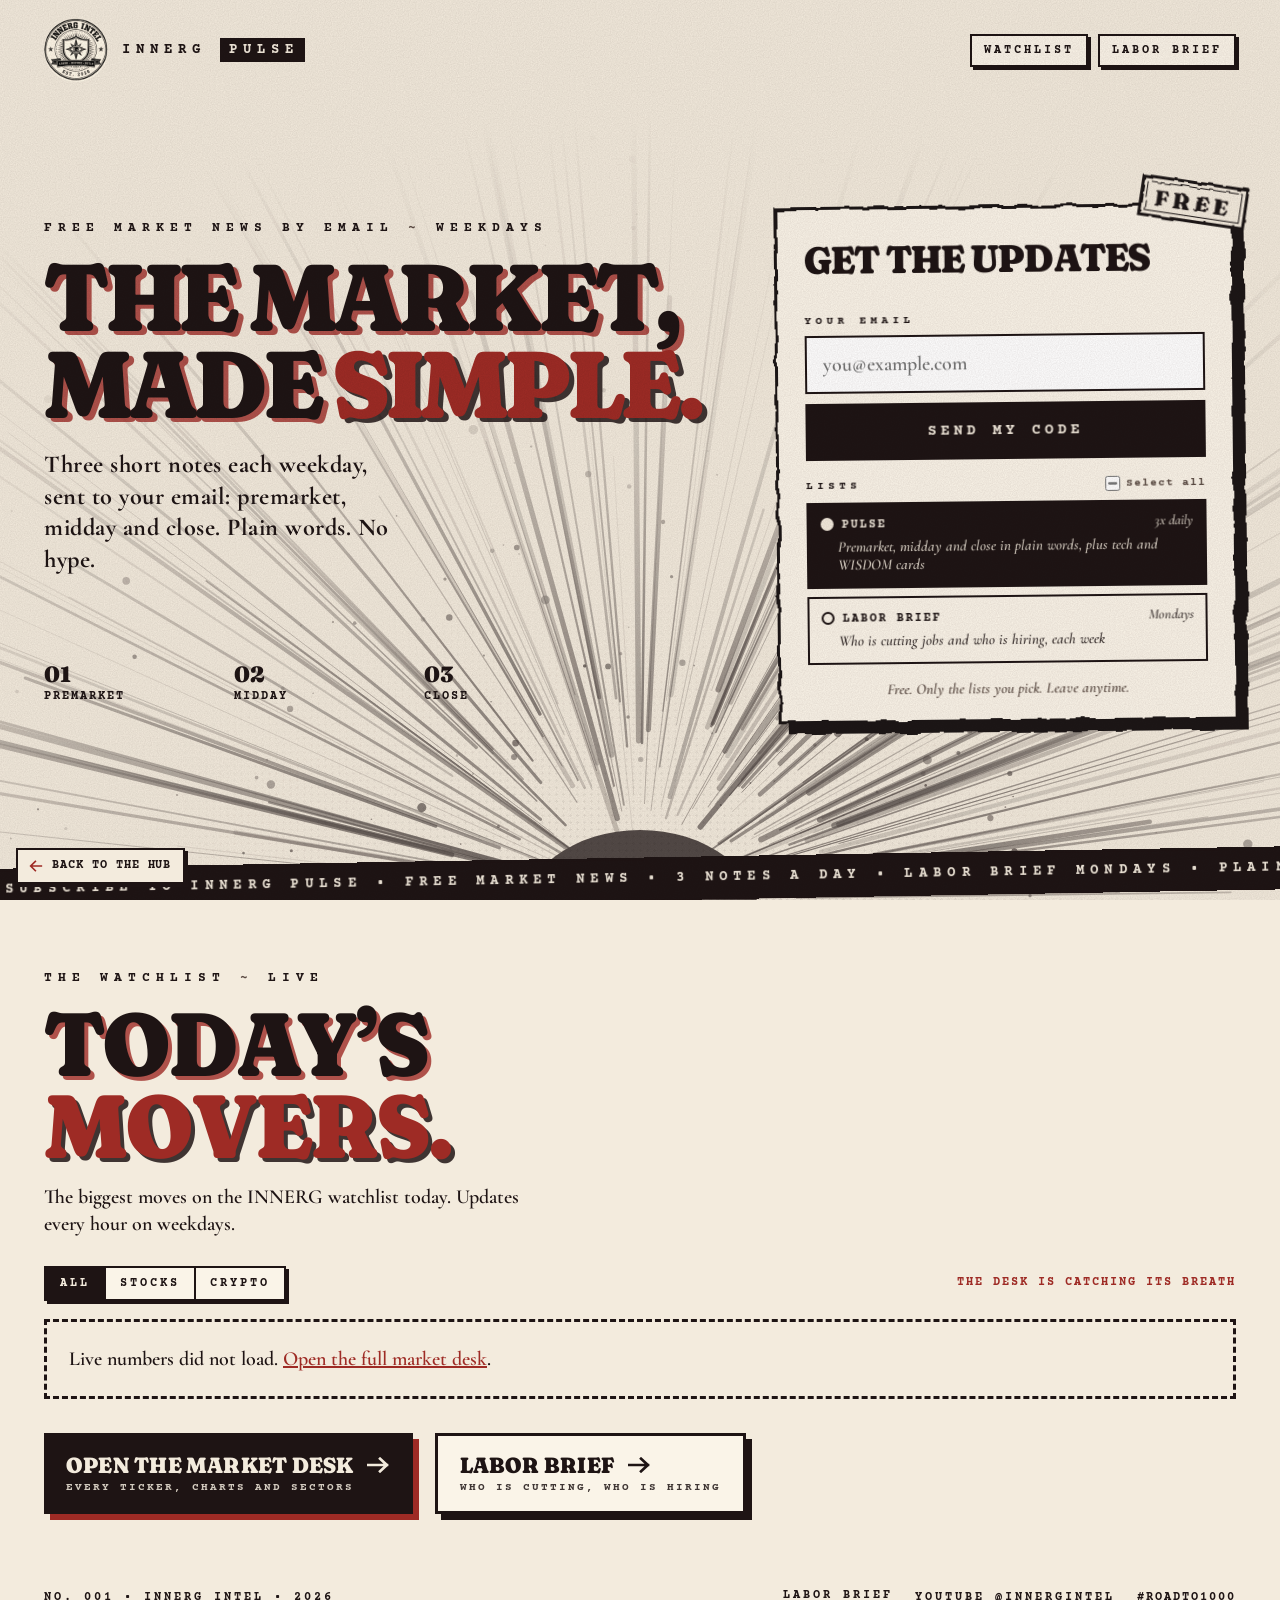
<file: index.html>
<!doctype html>
<html lang="en">
<head>
  <meta charset="utf-8" />
  <meta name="viewport" content="width=device-width, initial-scale=1, viewport-fit=cover" />
  <meta name="theme-color" content="#F3EBDD" />
  <meta name="description" content="INNERG PULSE is free market news by email, 3 times a day on weekdays (premarket, midday and close), plus a labor brief every Monday. Simple and clear. Join with your email." />
  <title>INNERG PULSE ~ Free market news, simple and clear</title>
  <meta property="og:title" content="INNERG PULSE ~ Free market news, simple and clear" />
  <meta property="og:description" content="Free market news by email, 3 times a day on weekdays (premarket, midday and close), a live watchlist of today's movers, and a labor brief every Monday." />
  <meta property="og:type" content="website" />
  <meta property="og:image" content="https://pulse.innergintel.study/assets/og-pulse-styleA.jpg" />
  <meta property="og:image:width" content="1200" />
  <meta property="og:image:height" content="630" />
  <meta name="twitter:card" content="summary_large_image" />
  <meta name="twitter:image" content="https://pulse.innergintel.study/assets/og-pulse-styleA.jpg" />
  <meta property="og:url" content="https://pulse.innergintel.study/" />
  <link rel="canonical" href="https://pulse.innergintel.study/" />
  <link rel="preconnect" href="https://fonts.googleapis.com" />
  <link rel="preconnect" href="https://fonts.gstatic.com" crossorigin />
  <link href="https://fonts.googleapis.com/css2?family=Fraunces:opsz,wght,SOFT@9..144,400..900,0..100&family=Cormorant+Garamond:ital,wght@0,600;0,700;1,600&family=Courier+Prime:wght@400;700&display=swap" rel="stylesheet" />
  <link rel="stylesheet" href="pulse-a.css?v=a-1" />
  <link rel="stylesheet" href="style-a-glyphs.css?v=g-1" />
  <link rel="stylesheet" href="desk.css?v=d-1" />
  <script type="module" src="pulse.js?v=pulse-13"></script>
  <script defer src="pulse-a.js?v=a-1"></script>
  <script defer src="desk.js?v=d-1"></script>
</head>
<body data-pulse-page="signup">
  <script src="pulse-splash.js?v=s-1"></script>
  <a class="skip-link" href="#signup-panel">Skip to sign up</a>

  <!-- print texture + rough-edge filter -->
  <svg class="defs" aria-hidden="true" focusable="false">
    <filter id="rough"><feTurbulence type="fractalNoise" baseFrequency=".035" numOctaves="3" seed="4" /><feDisplacementMap in="SourceGraphic" scale="7" /></filter>
    <filter id="rough-sm"><feTurbulence type="fractalNoise" baseFrequency=".08" numOctaves="2" seed="9" /><feDisplacementMap in="SourceGraphic" scale="3" /></filter>
  </svg>
  <div class="grain" aria-hidden="true"></div>

  <div class="stage">
    <svg class="burst" id="burst" viewBox="0 0 1600 900" preserveAspectRatio="xMidYMax slice" aria-hidden="true"></svg>

    <header class="top">
      <a class="seal" href="https://nasirr.innergintel.study/" aria-label="InnerG Intel home">
        <span class="ring" aria-hidden="true"></span><span class="ring r2" aria-hidden="true"></span>
        <img src="assets/seal-320.jpg" width="64" height="64" alt="InnerG Intel seal" />
      </a>
      <p class="brand">INNERG <b>PULSE</b></p>
      <nav class="top-btns" aria-label="Pulse sections">
        <a class="tbtn tbtn-desk" href="#watchlist">Watchlist</a>
        <a class="tbtn" href="/labor/">Labor brief</a>
      </nav>
    </header>

    <main id="signup" class="hero">
      <section class="pitch" aria-labelledby="page-title">
        <p class="kicker">Free market news by email <i>~</i> weekdays</p>
        <h1 id="page-title"><span class="w">The</span> <span class="w">market,</span><br /><span class="w">made</span> <span class="w red">simple.</span></h1>
        <p class="sub">Three short notes each weekday, sent to your email: premarket, midday and close. Plain words. No hype.</p>

        <div class="beats" aria-label="When it lands">
          <svg class="pulse-line" viewBox="0 0 600 60" preserveAspectRatio="none" aria-hidden="true">
            <path d="M0 34 H120 L138 34 L150 12 L164 52 L178 22 L190 34 H300 L318 34 L330 6 L344 56 L358 18 L370 34 H480 L498 34 L510 14 L524 50 L538 26 L550 34 H600" />
          </svg>
          <ol>
            <li><b>01</b> Premarket</li>
            <li><b>02</b> Midday</li>
            <li><b>03</b> Close</li>
          </ol>
        </div>
      </section>

      <section class="card" id="signup-panel" aria-labelledby="panel-title">
        <span class="stamp" aria-hidden="true">FREE</span>
        <h2 id="panel-title">Get the updates</h2>
        <p id="panel-status" class="panel-status" role="status" aria-live="polite"></p>

        <form id="email-form">
          <label for="email" class="lbl">Your email</label>
          <div class="row">
            <input id="email" name="email" type="email" autocomplete="email" inputmode="email" maxlength="254" required placeholder="you@example.com" />
            <button type="submit" class="go"><span>Send my code</span></button>
          </div>

          <fieldset class="list-pick">
            <legend class="lbl">Lists <label class="all"><input type="checkbox" id="list-all" /> <span>Select all</span></label></legend>
            <div class="chips">
              <label class="chip" title="Premarket, midday and close in plain words, plus tech and WISDOM cards"><input type="checkbox" name="list_pulse" id="list-pulse" checked /><span>PULSE <small>3x daily</small><em>Premarket, midday and close in plain words, plus tech and WISDOM cards</em></span></label>
              <label class="chip" title="Who is cutting jobs and who is hiring, every Monday"><input type="checkbox" name="list_labor" id="list-labor" /><span>LABOR BRIEF <small>Mondays</small><em>Who is cutting jobs and who is hiring, each week</em></span></label>
            </div>
          </fieldset>

          <div class="hp" aria-hidden="true"><label for="pulse-hp">Leave this empty</label><input id="pulse-hp" name="pulse_hp" type="text" tabindex="-1" autocomplete="off" /></div>
        </form>

        <form id="code-form" hidden>
          <p id="sent-to" class="sent-to"></p>
          <label for="code" class="lbl">One-time code</label>
          <div class="row">
            <input id="code" name="code" type="text" inputmode="numeric" autocomplete="one-time-code" minlength="8" maxlength="8" pattern="[0-9]{8}" required placeholder="00000000" />
            <button type="submit" class="go"><span>Confirm</span></button>
          </div>
          <div class="actions"><button id="resend-code" class="quiet" type="button">Send a new code</button><button id="change-email" class="quiet" type="button">Use a different email</button></div>
        </form>

        <div id="done-panel" hidden>
          <p class="done-note">Leave any list from the link in any issue.</p>
          <p class="actions"><a href="https://nasirr.innergintel.study/watchlist/">Open the Market Pulse desk</a></p>
        </div>

        <p class="privacy">Free. Only the lists you pick. Leave anytime.</p>
      </section>
    </main>

    <div class="marquee" aria-hidden="true">
      <div class="track">
        <span><i class="mk" aria-hidden="true"></i>SUBSCRIBE TO INNERG PULSE • FREE MARKET NEWS • 3 NOTES A DAY • LABOR BRIEF MONDAYS • PLAIN WORDS • </span><span><i class="mk" aria-hidden="true"></i>SUBSCRIBE TO INNERG PULSE • FREE MARKET NEWS • 3 NOTES A DAY • LABOR BRIEF MONDAYS • PLAIN WORDS • </span>
      </div>
    </div>
  </div>

  <section class="desk" id="watchlist" aria-labelledby="desk-title">
    <div class="desk-head">
      <p class="kicker">The watchlist <i>~</i> live</p>
      <h2 id="desk-title"><span class="w">Today&rsquo;s</span> <span class="w red">movers.</span></h2>
      <p class="desk-sub">The biggest moves on the INNERG watchlist today. Updates every hour on weekdays.</p>
    </div>
    <div class="desk-bar">
      <div class="desk-tabs" role="group" aria-label="Show">
        <button type="button" class="dtab" data-view="all" aria-pressed="true">All</button>
        <button type="button" class="dtab" data-view="stocks" aria-pressed="false">Stocks</button>
        <button type="button" class="dtab" data-view="crypto" aria-pressed="false">Crypto</button>
      </div>
      <p class="desk-time" id="desk-time" aria-live="polite">Loading the desk&hellip;</p>
    </div>
    <ol class="desk-grid" id="desk-grid" aria-label="Biggest moves today"></ol>
    <div class="desk-ctas">
      <a class="bigbtn" href="https://nasirr.innergintel.study/watchlist/"><span>Open the market desk <span class="arr" aria-hidden="true"></span></span><small>Every ticker, charts and sectors</small></a>
      <a class="bigbtn ghost" href="/labor/"><span>Labor brief <span class="arr" aria-hidden="true"></span></span><small>Who is cutting, who is hiring</small></a>
    </div>
  </section>

  <footer class="foot">
    <p class="no">No. 001 • INNERG INTEL • 2026</p>
    <p class="links"><a class="labor-link" href="/labor/">Labor brief</a><a href="https://www.youtube.com/@innergintel">YouTube @innergintel</a><span class="tag">#ROADTO1000</span></p>
  </footer>
  <noscript><p class="noscript">JavaScript is required to confirm your email.</p></noscript>
<script src="hub-nav.js" defer></script>
</body>
</html>
</file>
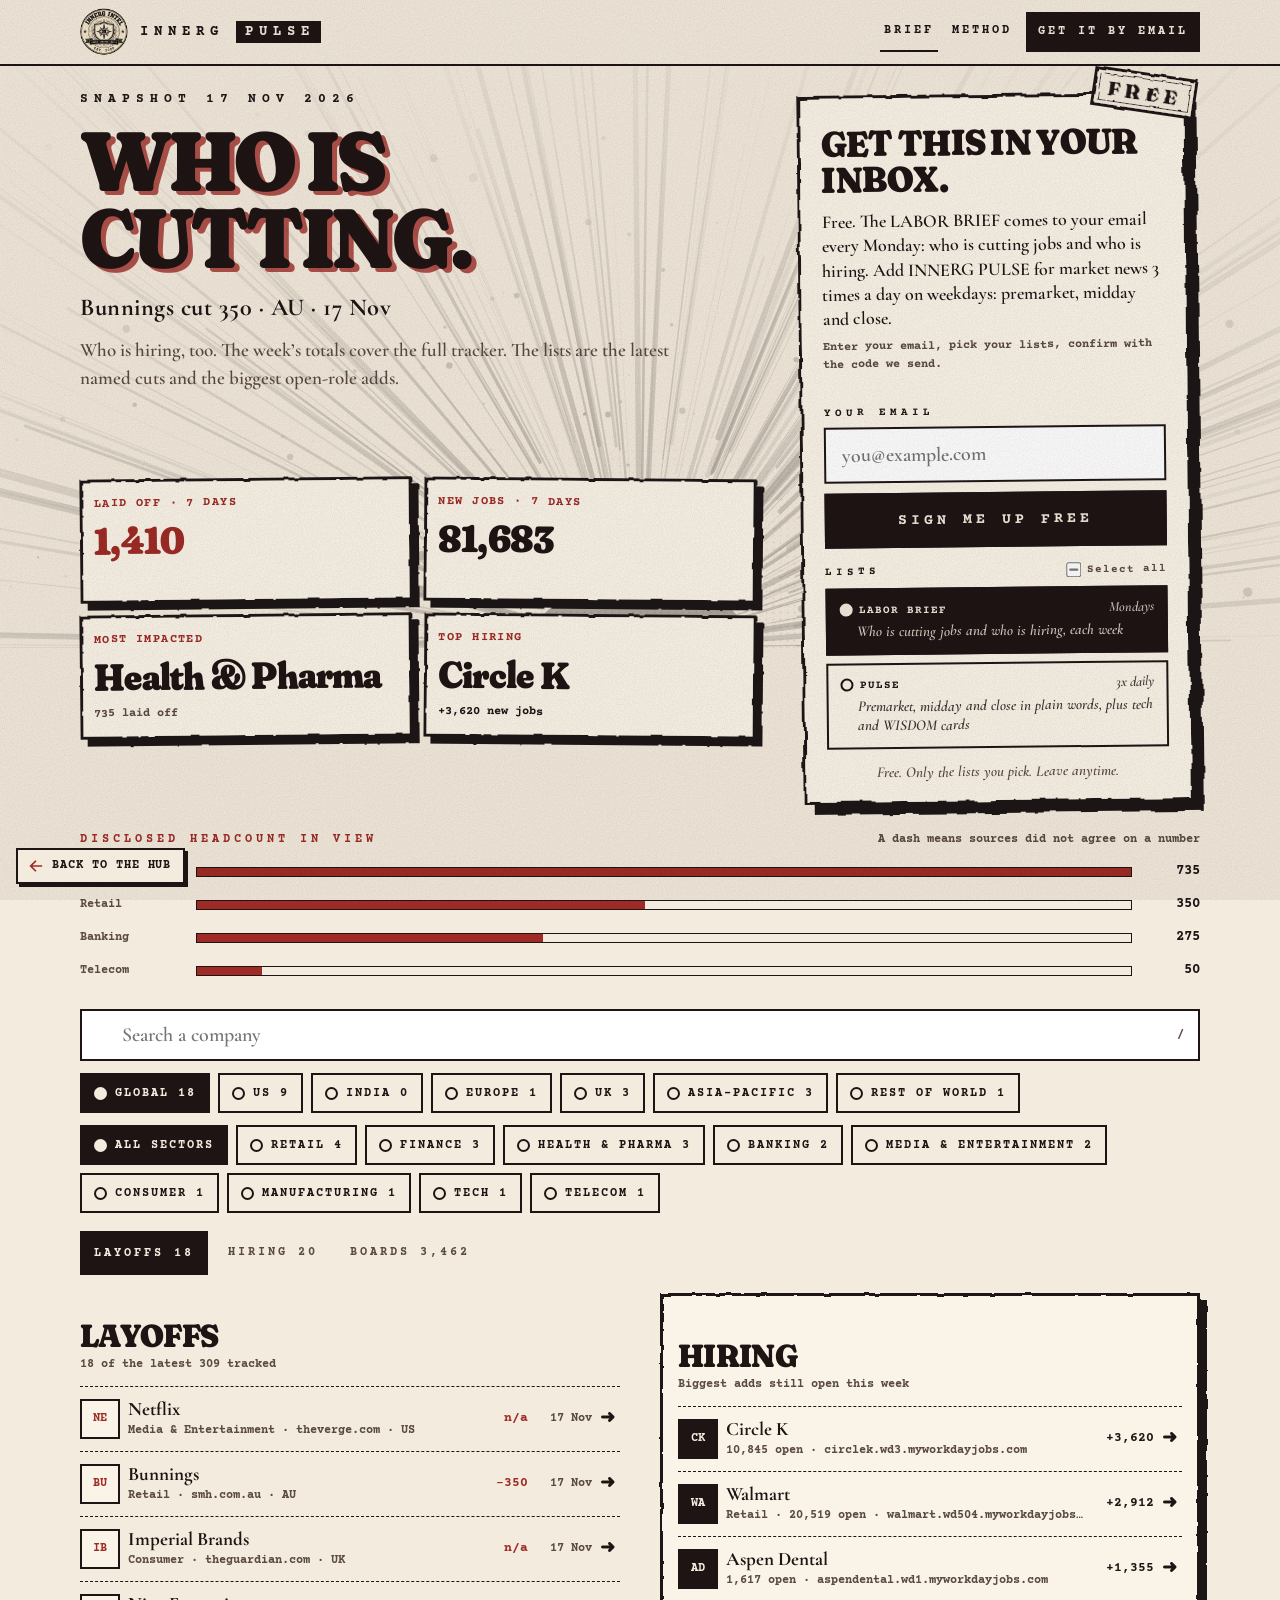
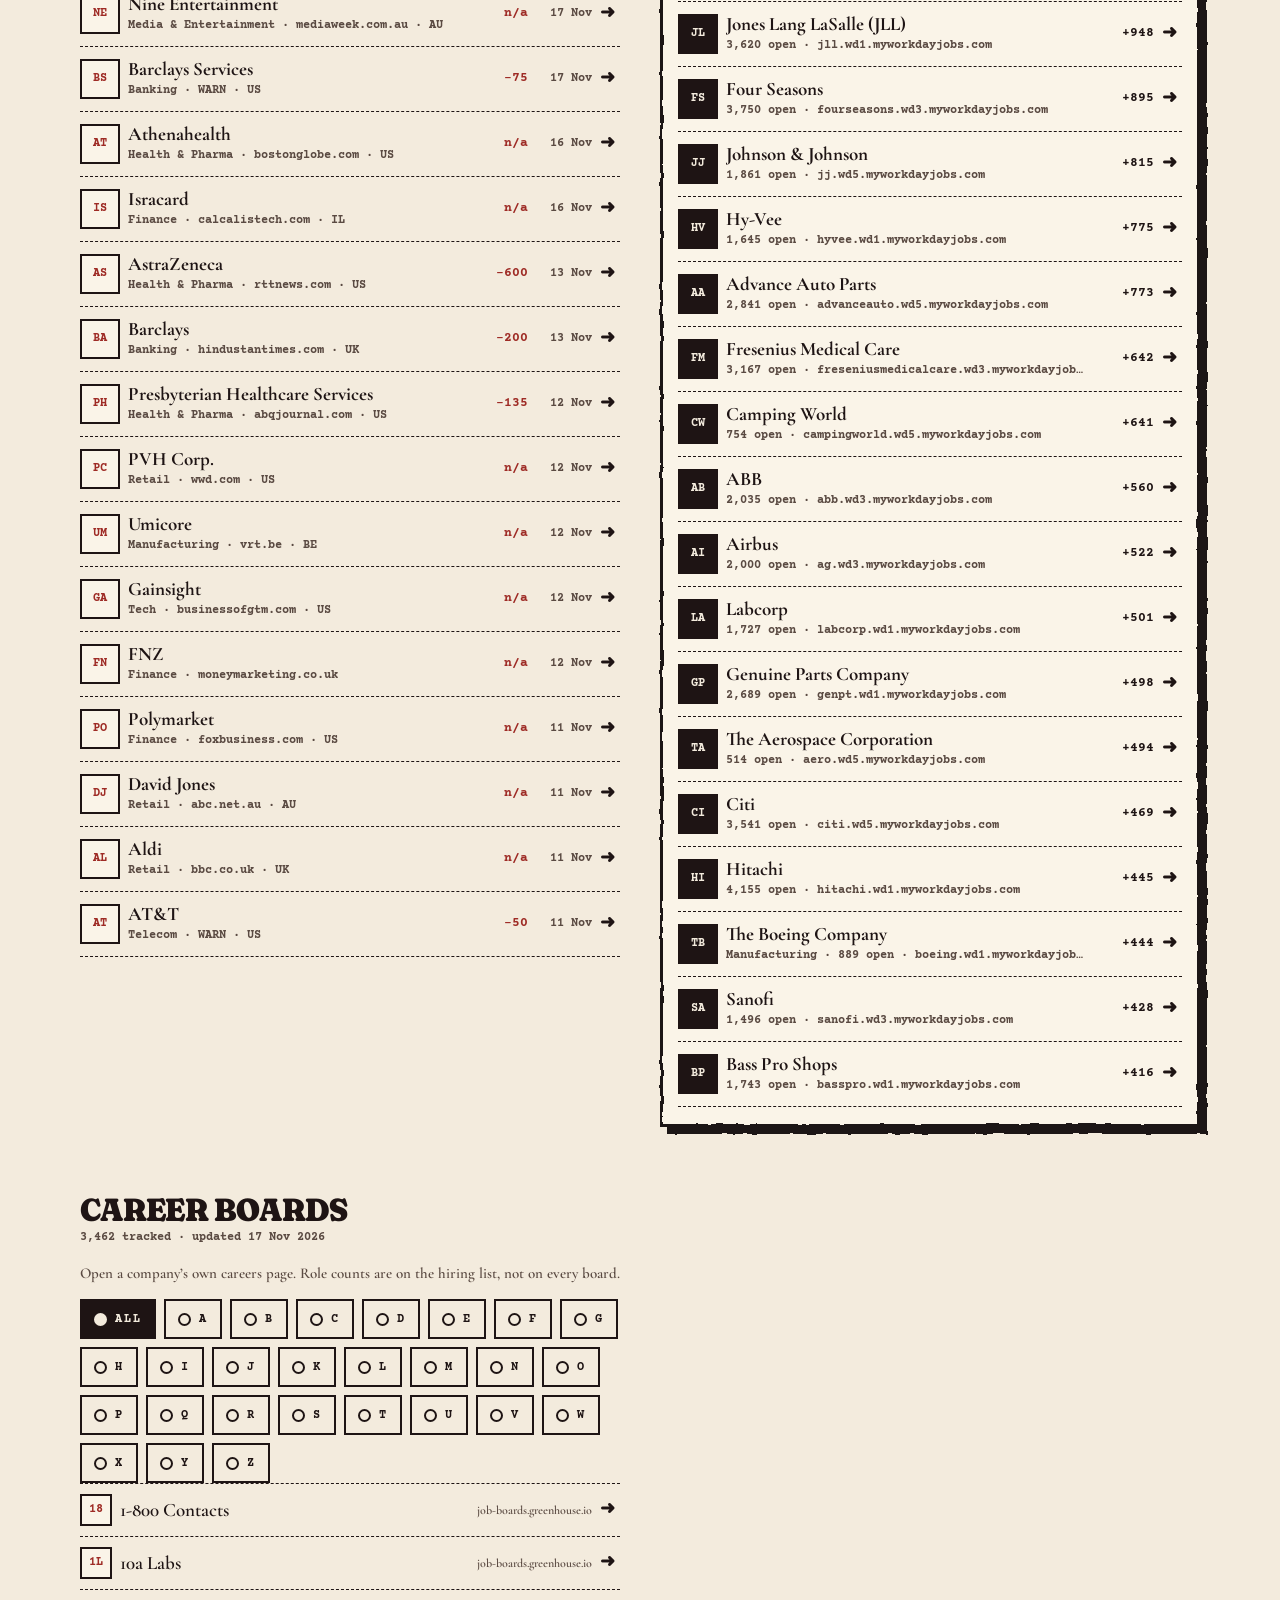
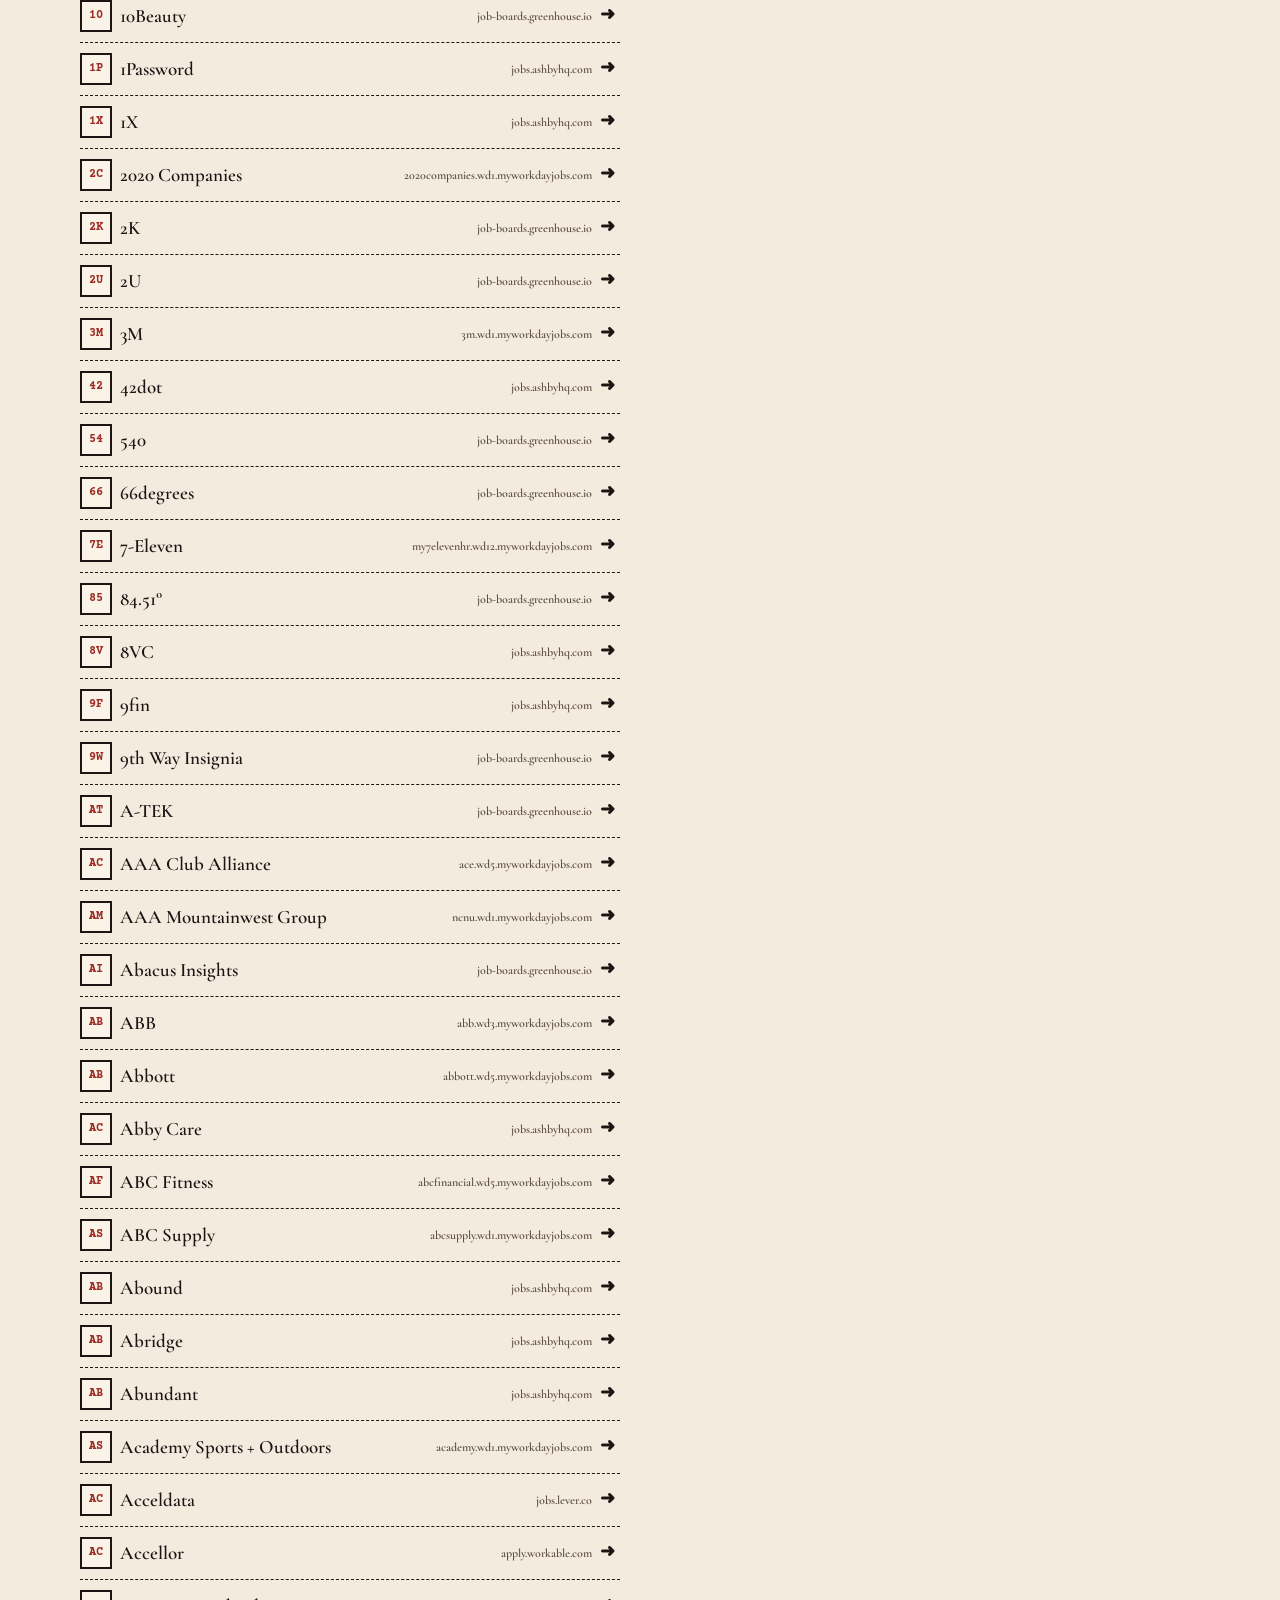
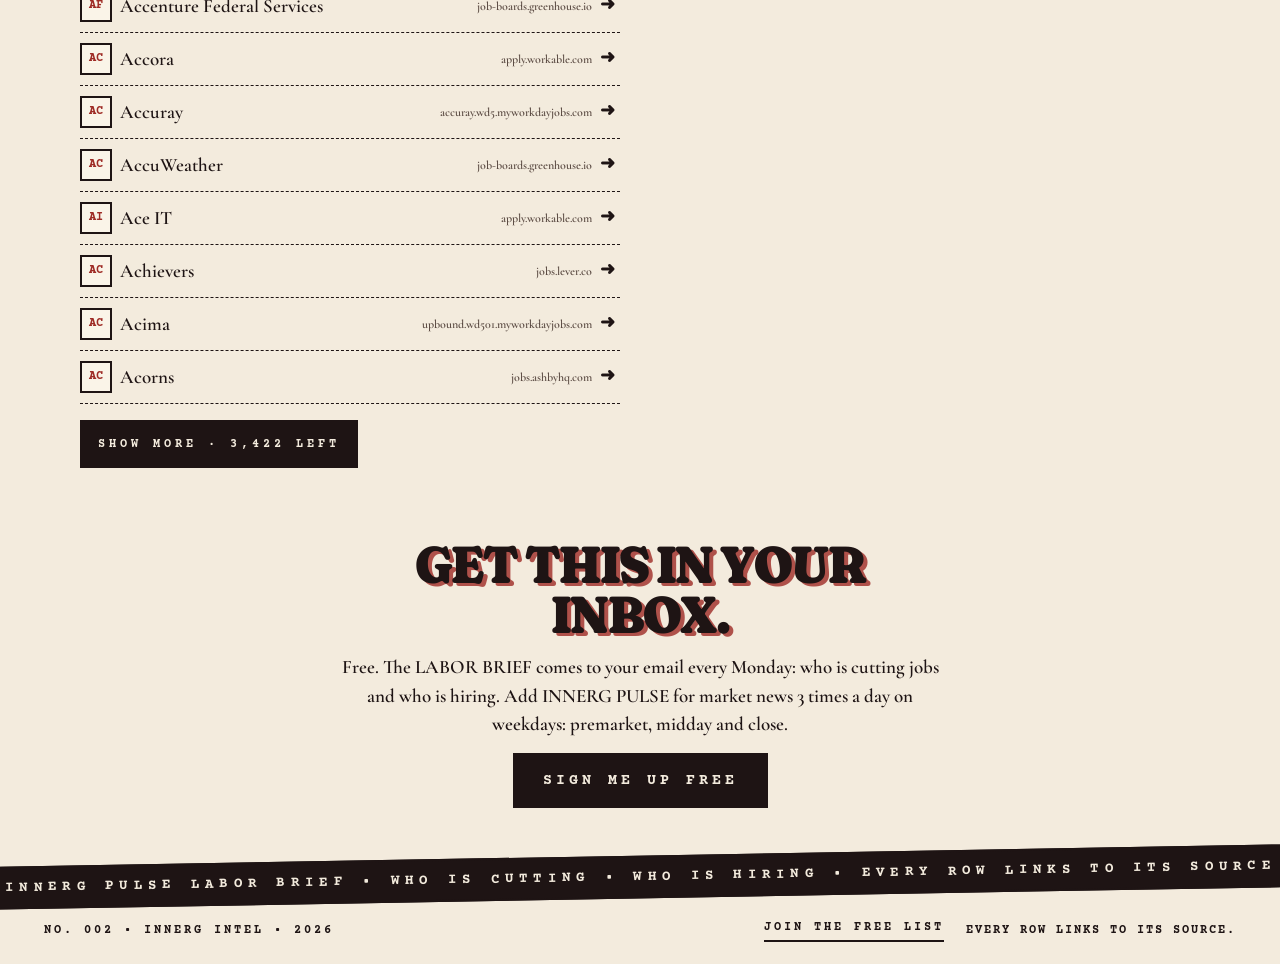
<file: labor/index.html>
<!doctype html>
<html lang="en">
<head>
  <meta charset="utf-8" />
  <meta name="viewport" content="width=device-width, initial-scale=1, viewport-fit=cover" />
  <meta name="theme-color" content="#F3EBDD" />
  <title>INNERG PULSE</title>
  <meta name="description" content="Who is cutting jobs and who is hiring. Named layoffs and open career boards, each linked to its source." />
  <link rel="icon" href="./favicon.svg" type="image/svg+xml" />
  <link rel="preconnect" href="https://fonts.googleapis.com" />
  <link rel="preconnect" href="https://fonts.gstatic.com" crossorigin />
  <link href="https://fonts.googleapis.com/css2?family=Fraunces:opsz,wght,SOFT@9..144,400..900,0..100&amp;family=Cormorant+Garamond:ital,wght@0,600;0,700;1,600&amp;family=Courier+Prime:wght@400;700&amp;display=swap" rel="stylesheet" />
  <link rel="stylesheet" href="./assets/site.css?v=5" />
  <link rel="stylesheet" href="./assets/labor-a.css?v=a-1" />
  <link rel="stylesheet" href="../style-a-glyphs.css?v=g-1" />
  <script defer src="../pulse-a.js?v=a-1"></script>
  <script type="module" src="../pulse.js?v=pulse-13"></script>
  <script defer src="./assets/labor-signup.js?v=1"></script>
</head>
<body class="pane-cuts" data-pulse-page="signup">
  <script src="../pulse-splash.js?v=s-1"></script>
  <a class="skip-link" href="#stage">Skip to content</a>
  <svg class="defs" aria-hidden="true" focusable="false">
    <filter id="rough"><feTurbulence type="fractalNoise" baseFrequency=".035" numOctaves="3" seed="4" /><feDisplacementMap in="SourceGraphic" scale="7" /></filter>
    <filter id="rough-sm"><feTurbulence type="fractalNoise" baseFrequency=".08" numOctaves="2" seed="9" /><feDisplacementMap in="SourceGraphic" scale="3" /></filter>
  </svg>
  <div class="grain" aria-hidden="true"></div>
  <div class="burst-wrap" aria-hidden="true"><svg class="burst" id="burst" viewBox="0 0 1600 900" preserveAspectRatio="xMidYMax slice"></svg></div>
  <header class="top">
    <div class="top-row">
      <a class="brand" href="./"><img src="./assets/seal-320.jpg" width="54" height="54" alt="" />INNERG <span>PULSE</span></a>
      <nav aria-label="Main">
        <a href="./" aria-current="page">Brief</a>
        <a href="./method.html">Method</a>
        <a class="get-email" href="#signup-panel" data-focus-email>Get it by email</a>
      </nav>
    </div>
  </header>
  <div class="brief-grid">
  <aside class="su-card" id="signup-panel" aria-labelledby="panel-title">
    <span class="su-stamp" aria-hidden="true">FREE</span>
    <h2 id="panel-title">Get this in your inbox.</h2>
    <p class="su-intro">Free. The LABOR BRIEF comes to your email every Monday: who is cutting jobs and who is hiring. Add INNERG PULSE for market news 3 times a day on weekdays: premarket, midday and close.</p>
    <p class="su-how">Enter your email, pick your lists, confirm with the code we send.</p>
    <p id="panel-status" class="panel-status" role="status" aria-live="polite"></p>

    <form id="email-form">
      <label for="email" class="lbl">Your email</label>
      <div class="row">
        <input id="email" name="email" type="email" autocomplete="email" inputmode="email" maxlength="254" required placeholder="you@example.com" />
        <button type="submit" class="go"><span>Sign me up free</span></button>
      </div>

      <fieldset class="list-pick">
        <legend class="lbl">Lists <label class="all"><input type="checkbox" id="list-all" /> <span>Select all</span></label></legend>
        <div class="su-chips">
          <label class="su-chip" title="Who is cutting jobs and who is hiring, every Monday"><input type="checkbox" name="list_labor" id="list-labor" checked /><span>LABOR BRIEF <small>Mondays</small><em>Who is cutting jobs and who is hiring, each week</em></span></label>
          <label class="su-chip" title="Premarket, midday and close in plain words, plus tech and WISDOM cards"><input type="checkbox" name="list_pulse" id="list-pulse" /><span>PULSE <small>3x daily</small><em>Premarket, midday and close in plain words, plus tech and WISDOM cards</em></span></label>
        </div>
      </fieldset>

      <div class="hp" aria-hidden="true"><label for="pulse-hp">Leave this empty</label><input id="pulse-hp" name="pulse_hp" type="text" tabindex="-1" autocomplete="off" /></div>
    </form>

    <form id="code-form" hidden>
      <p id="sent-to" class="sent-to"></p>
      <label for="code" class="lbl">One-time code</label>
      <div class="row">
        <input id="code" name="code" type="text" inputmode="numeric" autocomplete="one-time-code" minlength="8" maxlength="8" pattern="[0-9]{8}" required placeholder="00000000" />
        <button type="submit" class="go"><span>Confirm</span></button>
      </div>
      <div class="actions"><button id="resend-code" class="quiet" type="button">Send a new code</button><button id="change-email" class="quiet" type="button">Use a different email</button></div>
    </form>

    <div id="done-panel" hidden>
      <p class="done-note">Leave any list from the link in any issue.</p>
      <p class="actions"><a href="https://nasirr.innergintel.study/watchlist/">Open the Market Pulse desk</a></p>
    </div>

    <p class="privacy">Free. Only the lists you pick. Leave anytime.</p>
  </aside>
  <main id="stage"></main>
  </div>
  <section class="cta-band" aria-labelledby="cta-title">
    <h2 id="cta-title">Get this in your inbox.</h2>
    <p>Free. The LABOR BRIEF comes to your email every Monday: who is cutting jobs and who is hiring. Add INNERG PULSE for market news 3 times a day on weekdays: premarket, midday and close.</p>
    <p><a class="cta-go" href="#signup-panel" data-focus-email>Sign me up free</a></p>
  </section>
  <div class="marquee" aria-hidden="true">
    <div class="mtrack">
      <span><i class="mk" aria-hidden="true"></i>INNERG PULSE LABOR BRIEF • WHO IS CUTTING • WHO IS HIRING • EVERY ROW LINKS TO ITS SOURCE • </span><span><i class="mk" aria-hidden="true"></i>INNERG PULSE LABOR BRIEF • WHO IS CUTTING • WHO IS HIRING • EVERY ROW LINKS TO ITS SOURCE • </span>
    </div>
  </div>
  <footer class="foot">
    <p class="no">No. 002 • INNERG INTEL • 2026</p>
    <p class="links"><a href="https://pulse.innergintel.study/">Join the free list</a><span class="tag">Every row links to its source.</span></p>
  </footer>
  <noscript><p class="noscript">JavaScript is required to confirm your email.</p></noscript>
  <script type="module" src="./assets/app.js?v=6"></script>
<script src="../hub-nav.js" defer></script>
</body>
</html>
</file>
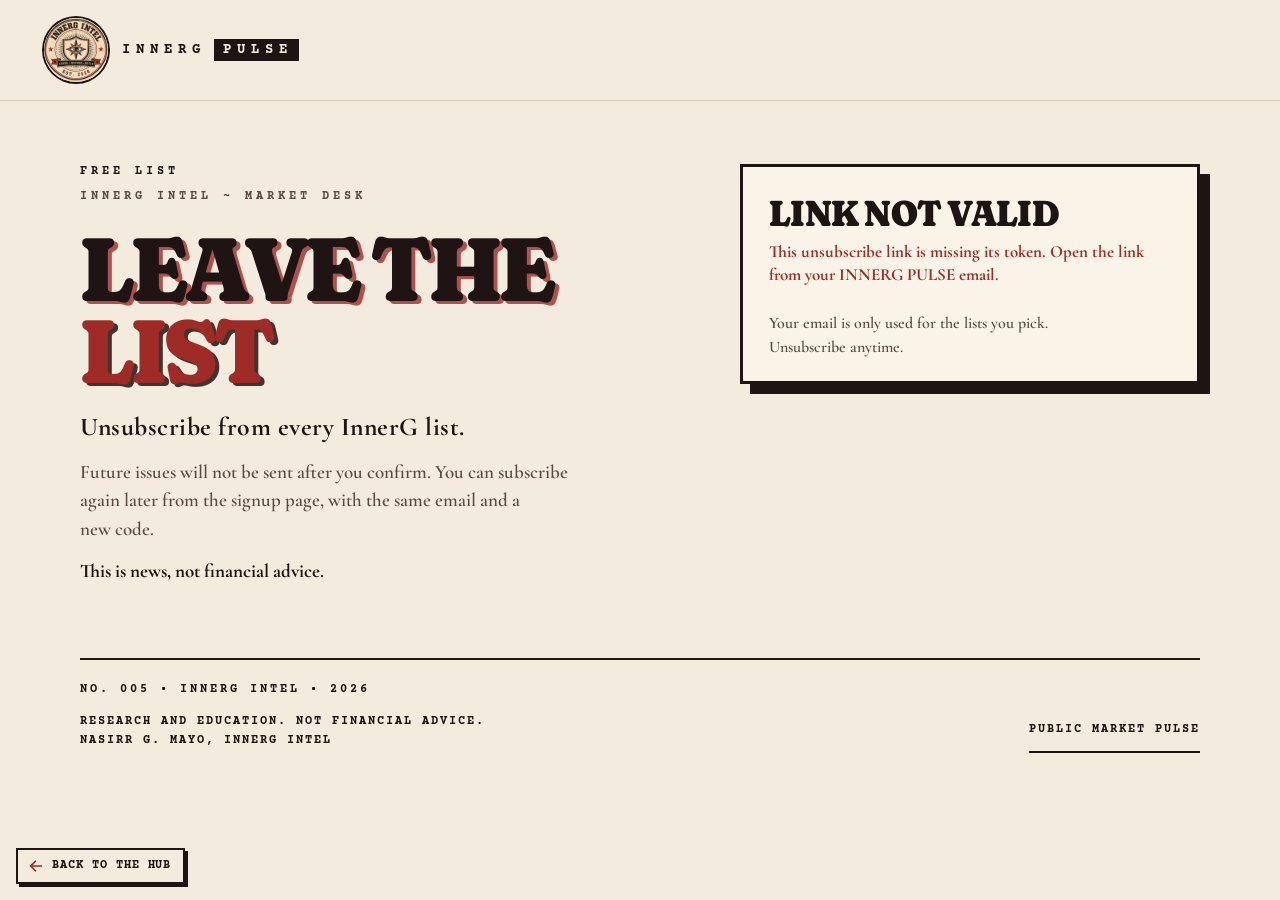
<file: unsubscribe/index.html>
<!doctype html>
<html lang="en">
<head>
  <meta charset="utf-8" />
  <meta name="viewport" content="width=device-width, initial-scale=1" />
  <meta name="theme-color" content="#F3EBDD" />
  <meta name="robots" content="noindex" />
  <meta name="referrer" content="no-referrer" />
  <meta name="description" content="Unsubscribe from INNERG PULSE market updates." />
  <title>Unsubscribe | INNERG PULSE</title>
  <link rel="canonical" href="https://pulse.innergintel.study/unsubscribe/" />
  <link rel="preconnect" href="https://fonts.googleapis.com" />
  <link rel="preconnect" href="https://fonts.gstatic.com" crossorigin />
  <link href="https://fonts.googleapis.com/css2?family=Fraunces:opsz,wght,SOFT@9..144,400..900,0..100&family=Cormorant+Garamond:ital,wght@0,600;0,700;1,600&family=Courier+Prime:wght@400;700&display=swap" rel="stylesheet" />
  <link rel="stylesheet" href="unsubscribe-a.css?v=a-1" />
  <script type="module" src="../pulse.js?v=pulse-13"></script>
</head>
<body data-pulse-page="unsubscribe">
  <a class="skip-link" href="#unsubscribe">Skip to unsubscribe</a>
  <header class="site-header">
    <a class="seal" href="https://nasirr.innergintel.study/" aria-label="InnerG Intel home"><img src="../assets/seal-320.jpg" width="64" height="64" alt="InnerG Intel seal" /></a>
    <a class="brand" href="https://pulse.innergintel.study/">INNERG <b>PULSE</b></a>
  </header>
  <main class="desk" id="unsubscribe">
    <div>
      <p class="public-label">Free list</p>
      <p class="eyebrow">INNERG INTEL <i>~</i> Market desk</p>
      <h1>Leave the <span class="red">list</span></h1>
      <p class="hero-copy">Unsubscribe from <span data-list-name>INNERG PULSE</span>.</p>
      <p class="intro">Future issues will not be sent after you confirm. You can subscribe again later from the signup page, with the same email and a new code.</p>
      <p class="advice">This is news, not financial advice.</p>
    </div>
    <section class="panel" id="signup-panel" aria-labelledby="panel-title">
      <h2 id="panel-title">Unsubscribe</h2>
      <p id="panel-status" class="panel-status" role="status" aria-live="polite">Confirm below and this address will be removed from <span data-list-name>INNERG PULSE</span>.</p>
      <form id="unsubscribe-form">
        <button type="submit">Unsubscribe</button>
      </form>
      <div id="done-panel" hidden>
        <p class="done-note">Changed your mind? The signup page can send a new code.</p>
        <p class="actions"><a href="https://pulse.innergintel.study/">Return to INNERG PULSE</a></p>
      </div>
      <p class="privacy">Your email is only used for the lists you pick. Unsubscribe anytime.</p>
    </section>
  </main>
  <footer>
    <p class="no">No. 005 &bull; INNERG INTEL &bull; 2026</p>
    <p>Research and education. Not financial advice.<br />Nasirr G. Mayo, INNERG INTEL</p>
    <a href="https://nasirr.innergintel.study/watchlist/">Public Market Pulse</a>
  </footer>
<script src="../hub-nav.js" defer></script>
</body>
</html>
</file>
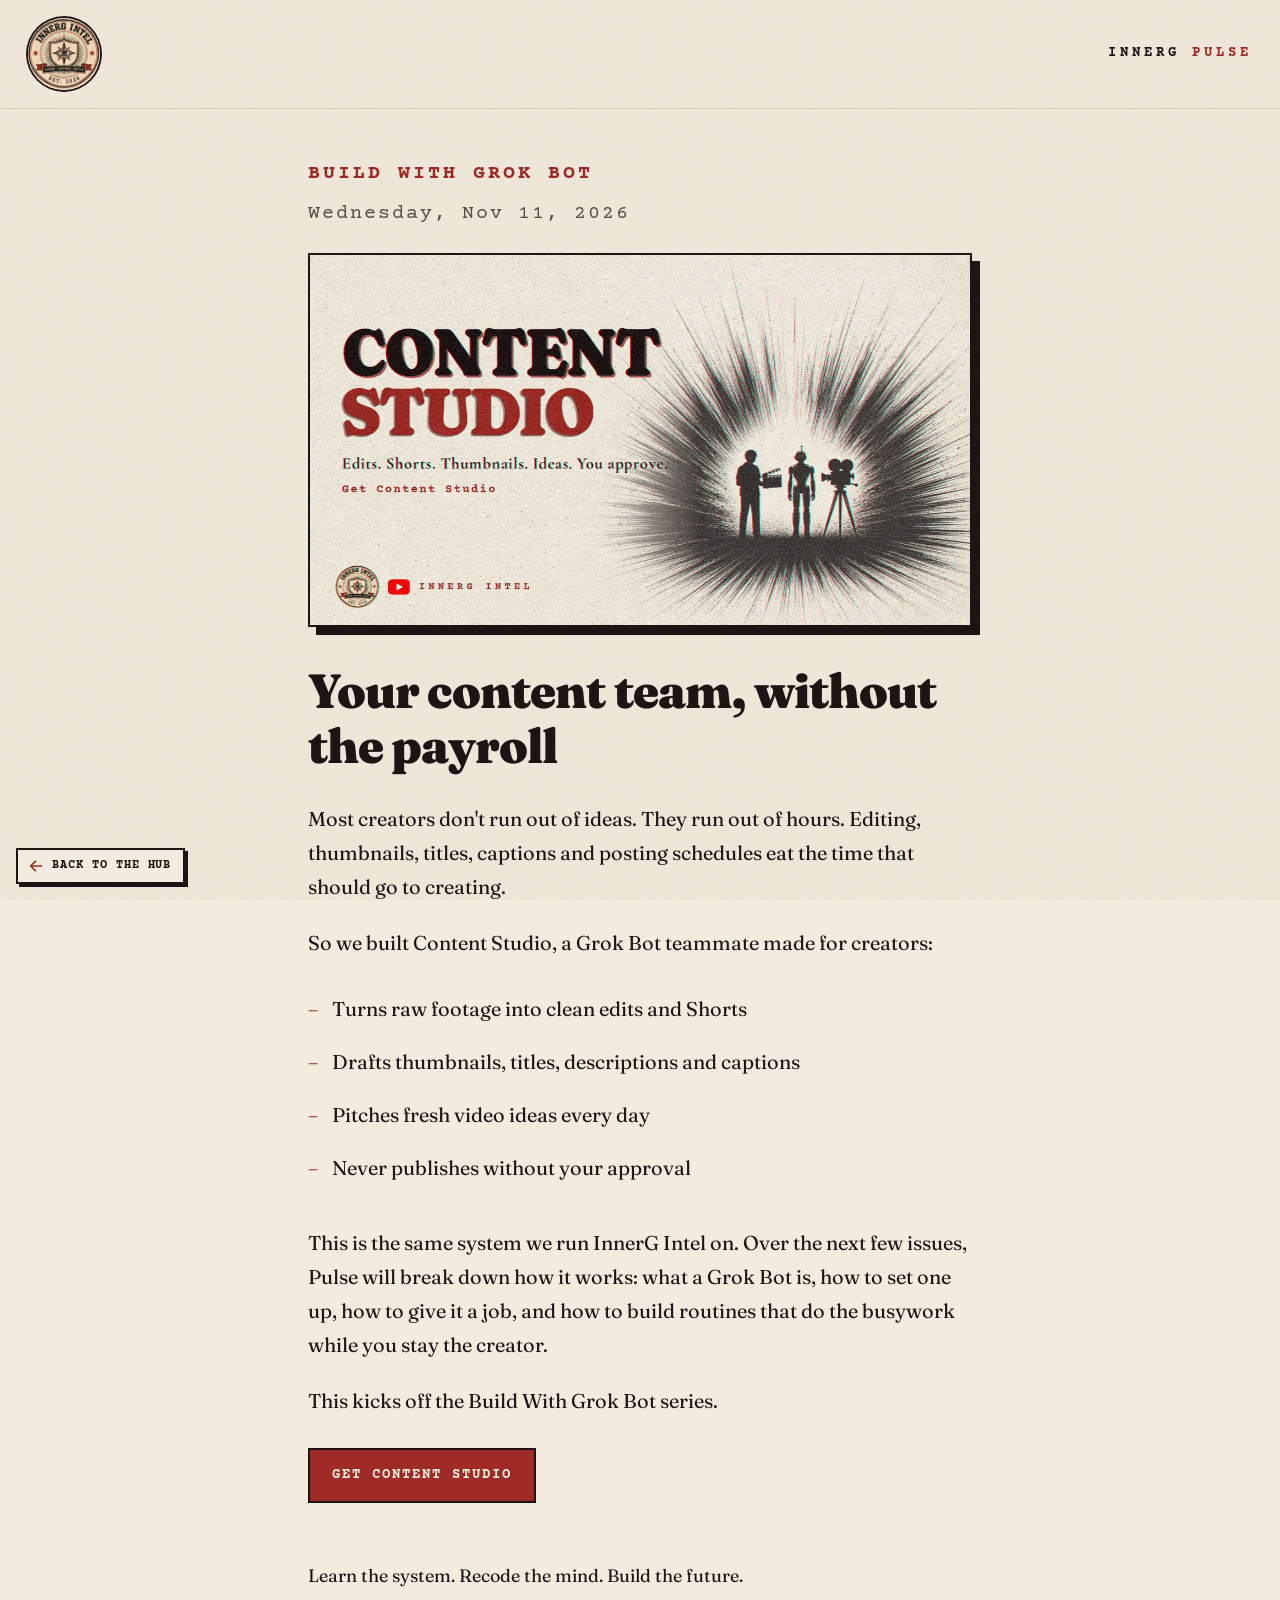
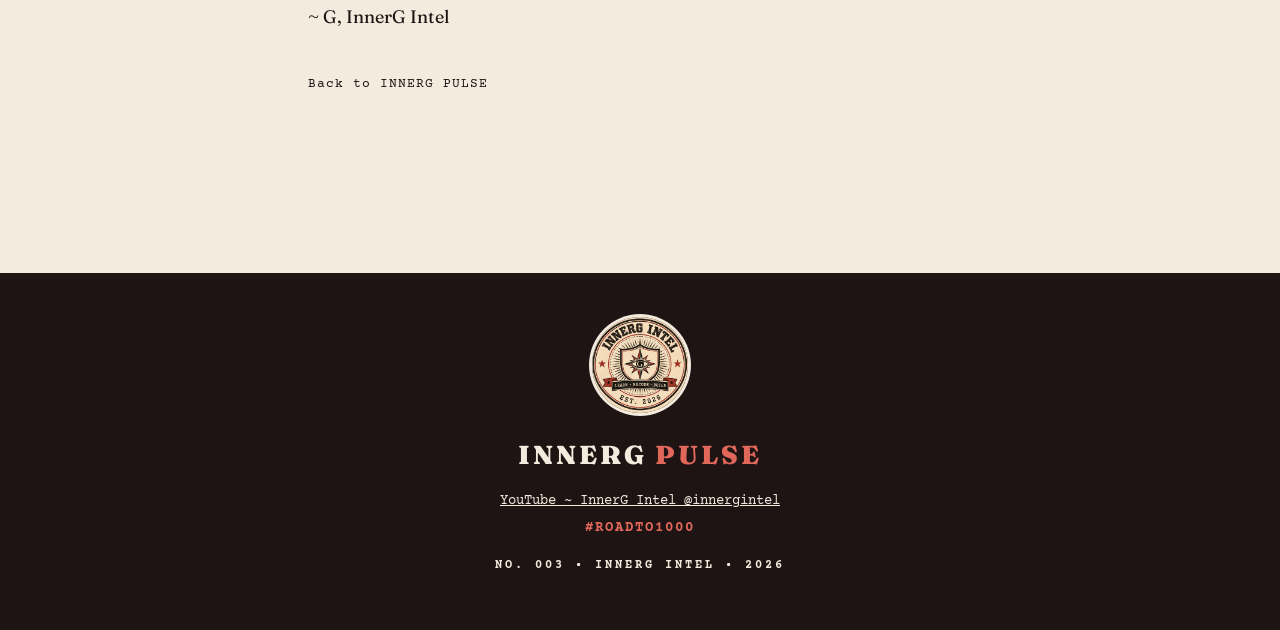
<file: issues/2026-11-11-content-studio/index.html>
<!doctype html>
<html lang="en">
<head>
  <meta charset="utf-8" />
  <meta name="viewport" content="width=device-width, initial-scale=1" />
  <meta name="theme-color" content="#1F3FBF" />
  <meta name="description" content="Most creators don't run out of ideas. They run out of hours. Content Studio is a Grok Bot teammate made for creators, and this issue kicks off the Build With Grok Bot series." />
  <title>Your content team, without the payroll ~ INNERG PULSE</title>
  <meta property="og:title" content="Your content team, without the payroll ~ INNERG PULSE" />
  <meta property="og:description" content="Most creators don't run out of ideas. They run out of hours. Meet Content Studio, a Grok Bot teammate made for creators." />
  <meta property="og:type" content="article" />
  <meta property="og:image" content="https://pulse.innergintel.study/issues/2026-11-11-content-studio/content_studio_header_v2.jpg" />
  <meta property="og:url" content="https://pulse.innergintel.study/issues/2026-11-11-content-studio/" />
  <meta name="twitter:card" content="summary_large_image" />
  <link rel="canonical" href="https://pulse.innergintel.study/issues/2026-11-11-content-studio/" />
  <link rel="preconnect" href="https://fonts.googleapis.com" />
  <link rel="preconnect" href="https://fonts.gstatic.com" crossorigin />
  <link href="https://fonts.googleapis.com/css2?family=Fraunces:opsz,wght@9..144,400;9..144,700;9..144,900&family=Courier+Prime:wght@400;700&display=swap" rel="stylesheet" />
  <link rel="stylesheet" href="../../pulse-horizon.css" />
  <link rel="stylesheet" href="../issue.css" />
</head>
<body class="issue-page">
  <div class="grain" aria-hidden="true"></div>

  <header class="hz-top">
    <a class="seal" href="https://pulse.innergintel.study/"><img src="../../assets/seal-320.jpg" width="72" height="72" alt="InnerG Intel seal" /></a>
    <p class="brand"><a href="https://pulse.innergintel.study/">INNERG <span>PULSE</span></a></p>
  </header>

  <main class="issue">
    <p class="issue-kicker">Build With Grok Bot <span class="issue-date">Wednesday, Nov 11, 2026</span></p>
    <figure class="issue-cover">
      <img src="content_studio_header_v2.jpg" width="1200" height="673" alt="Content Studio ~ Edits. Shorts. Thumbnails. Ideas. You approve. A creator and a Grok Bot stand together in a burst of light, with a camera and a clapperboard." />
    </figure>
    <h1>Your content team, without the payroll</h1>
    <p class="lede">Most creators don't run out of ideas. They run out of hours. Editing, thumbnails, titles, captions and posting schedules eat the time that should go to creating.</p>
    <p>So we built Content Studio, a Grok Bot teammate made for creators:</p>
    <ul>
      <li>Turns raw footage into clean edits and Shorts</li>
      <li>Drafts thumbnails, titles, descriptions and captions</li>
      <li>Pitches fresh video ideas every day</li>
      <li>Never publishes without your approval</li>
    </ul>
    <p>This is the same system we run InnerG Intel on. Over the next few issues, Pulse will break down how it works: what a Grok Bot is, how to set one up, how to give it a job, and how to build routines that do the busywork while you stay the creator.</p>
    <p>This kicks off the Build With Grok Bot series.</p>
    <p><a class="cta" href="https://x.ai/bot/5V5u9kN4_1s0vAtDArHNl">Get Content Studio</a></p>
    <p class="signoff">Learn the system. Recode the mind. Build the future.<cite>~ G, InnerG Intel</cite></p>
    <p class="back"><a href="https://pulse.innergintel.study/">Back to INNERG PULSE</a></p>
  </main>

  <footer class="hz-foot">
    <img class="foot-seal" src="../../assets/seal-320.jpg" width="96" height="96" alt="INNERG INTEL official seal" loading="lazy" />
    <p class="foot-brand">INNERG <span>PULSE</span></p>
    <p><a href="https://www.youtube.com/@innergintel">YouTube ~ InnerG Intel @innergintel</a></p>
    <p class="tag">#ROADTO1000</p>
    <p class="no">No. 003 • INNERG INTEL • 2026</p>
  </footer>
<script src="../../hub-nav.js" defer></script>
</body>
</html>
</file>
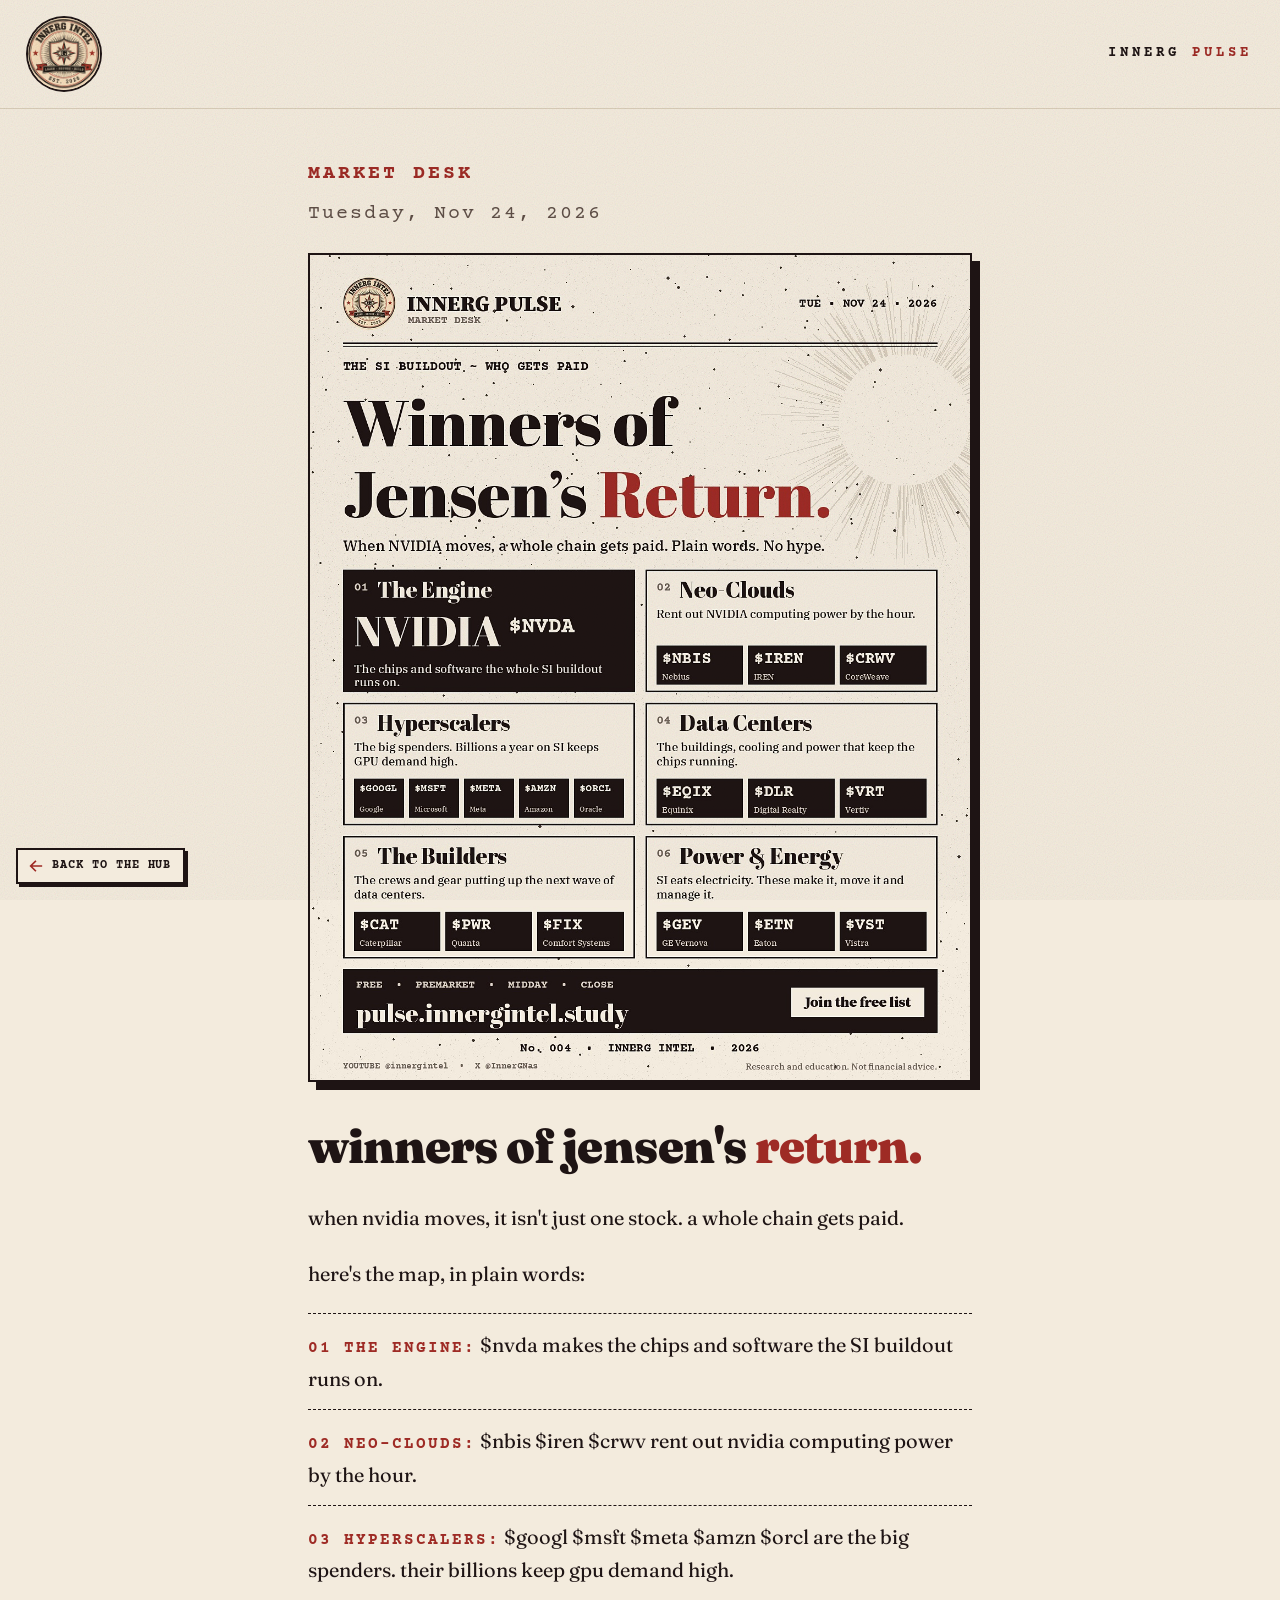
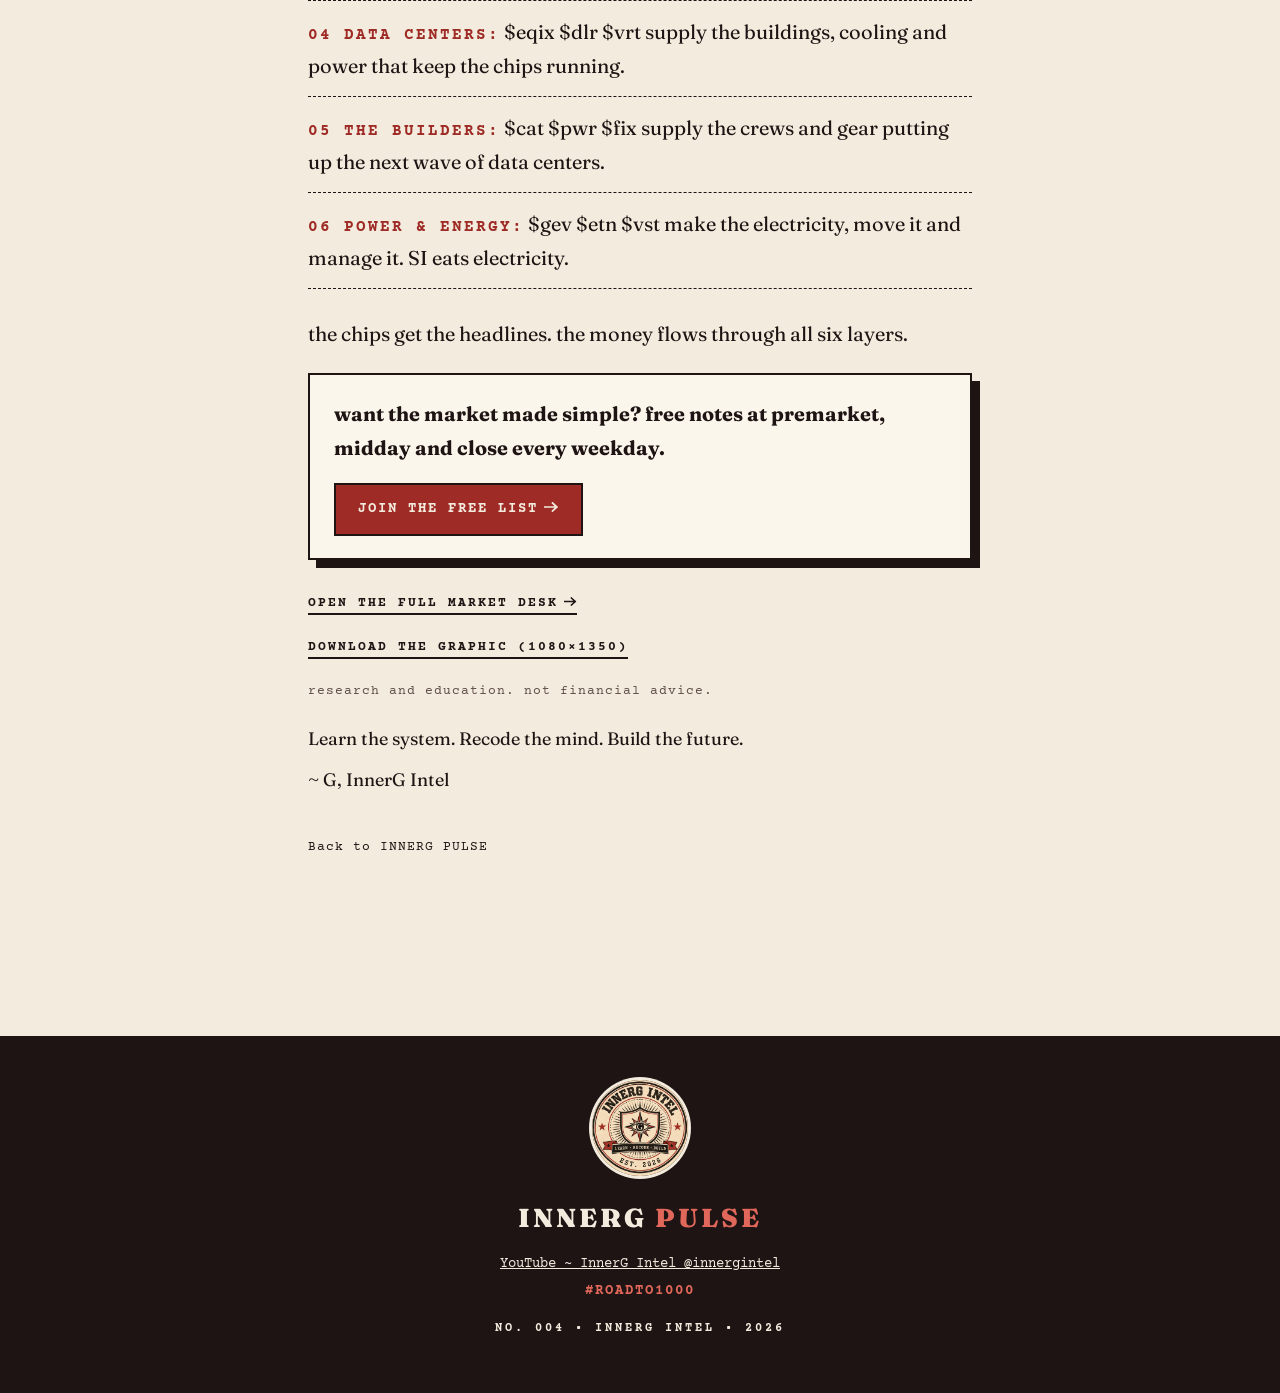
<file: issues/2026-11-24-jensens-return/index.html>
<!doctype html>
<html lang="en">
<head>
  <meta charset="utf-8" />
  <meta name="viewport" content="width=device-width, initial-scale=1" />
  <meta name="theme-color" content="#F3EBDD" />
  <meta name="description" content="when nvidia moves, it isn't just one stock. a whole chain gets paid: chips, neo-clouds, hyperscalers, data centers, builders and power. the map, in plain words." />
  <title>winners of jensen's return ~ INNERG PULSE</title>
  <meta property="og:title" content="winners of jensen's return ~ INNERG PULSE" />
  <meta property="og:description" content="when nvidia moves, six layers get paid. the map, in plain words." />
  <meta property="og:type" content="article" />
  <meta property="og:image" content="https://pulse.innergintel.study/issues/2026-11-24-jensens-return/jensens-return-og.jpg" />
  <meta property="og:image:width" content="1200" />
  <meta property="og:image:height" content="630" />
  <meta property="og:url" content="https://pulse.innergintel.study/issues/2026-11-24-jensens-return/" />
  <meta name="twitter:card" content="summary_large_image" />
  <meta name="twitter:image" content="https://pulse.innergintel.study/issues/2026-11-24-jensens-return/jensens-return-og.jpg" />
  <link rel="canonical" href="https://pulse.innergintel.study/issues/2026-11-24-jensens-return/" />
  <link rel="preconnect" href="https://fonts.googleapis.com" />
  <link rel="preconnect" href="https://fonts.gstatic.com" crossorigin />
  <link href="https://fonts.googleapis.com/css2?family=Fraunces:opsz,wght@9..144,400;9..144,700;9..144,900&family=Courier+Prime:wght@400;700&display=swap" rel="stylesheet" />
  <link rel="stylesheet" href="../../pulse-horizon.css" />
  <link rel="stylesheet" href="../issue.css" />
  <link rel="stylesheet" href="../../style-a-glyphs.css?v=g-1" />
</head>
<body class="issue-page">
  <div class="grain" aria-hidden="true"></div>

  <header class="hz-top">
    <a class="seal" href="https://pulse.innergintel.study/"><img src="../../assets/seal-320.jpg" width="72" height="72" alt="InnerG Intel seal" /></a>
    <p class="brand"><a href="https://pulse.innergintel.study/">INNERG <span>PULSE</span></a></p>
  </header>

  <main class="issue">
    <p class="issue-kicker">Market Desk <span class="issue-date">Tuesday, Nov 24, 2026</span></p>
    <figure class="issue-cover">
      <img src="jensens-return-cover.jpg" width="1200" height="1500" alt="Winners of Jensen's Return: a map of six groups of companies tied to the SI buildout. The engine: NVIDIA ($NVDA). Neo-clouds: $NBIS, $IREN, $CRWV. Hyperscalers: $GOOGL, $MSFT, $META, $AMZN, $ORCL. Data centers: $EQIX, $DLR, $VRT. Builders: $CAT, $PWR, $FIX. Power and energy: $GEV, $ETN, $VST." />
    </figure>
    <h1>winners of jensen's <mark>return.</mark></h1>
    <p class="lede">when nvidia moves, it isn't just one stock. a whole chain gets paid.</p>
    <p>here's the map, in plain words:</p>
    <ul class="layers">
      <li><b>01 the engine:</b> $nvda makes the chips and software the SI buildout runs on.</li>
      <li><b>02 neo-clouds:</b> $nbis $iren $crwv rent out nvidia computing power by the hour.</li>
      <li><b>03 hyperscalers:</b> $googl $msft $meta $amzn $orcl are the big spenders. their billions keep gpu demand high.</li>
      <li><b>04 data centers:</b> $eqix $dlr $vrt supply the buildings, cooling and power that keep the chips running.</li>
      <li><b>05 the builders:</b> $cat $pwr $fix supply the crews and gear putting up the next wave of data centers.</li>
      <li><b>06 power &amp; energy:</b> $gev $etn $vst make the electricity, move it and manage it. SI eats electricity.</li>
    </ul>
    <p>the chips get the headlines. the money flows through all six layers.</p>
    <div class="band">
      <p>want the market made simple? free notes at premarket, midday and close every weekday.</p>
      <a class="cta" href="https://pulse.innergintel.study/#signup-panel">Join the free list<span class="arr" aria-hidden="true"></span></a>
    </div>
    <p class="more"><a href="https://nasirr.innergintel.study/watchlist/">open the full market desk<span class="arr" aria-hidden="true"></span></a></p>
    <p class="more"><a href="jensens-return-1080x1350.jpg" download>download the graphic (1080×1350)</a></p>
    <p class="note">research and education. not financial advice.</p>
    <p class="signoff">Learn the system. Recode the mind. Build the future.<cite>~ G, InnerG Intel</cite></p>
    <p class="back"><a href="https://pulse.innergintel.study/">Back to INNERG PULSE</a></p>
  </main>

  <footer class="hz-foot">
    <img class="foot-seal" src="../../assets/seal-320.jpg" width="96" height="96" alt="INNERG INTEL official seal" loading="lazy" />
    <p class="foot-brand">INNERG <span>PULSE</span></p>
    <p><a href="https://www.youtube.com/@innergintel">YouTube ~ InnerG Intel @innergintel</a></p>
    <p class="tag">#ROADTO1000</p>
    <p class="no">No. 004 • INNERG INTEL • 2026</p>
  </footer>
<script src="../../hub-nav.js" defer></script>
</body>
</html>
</file>
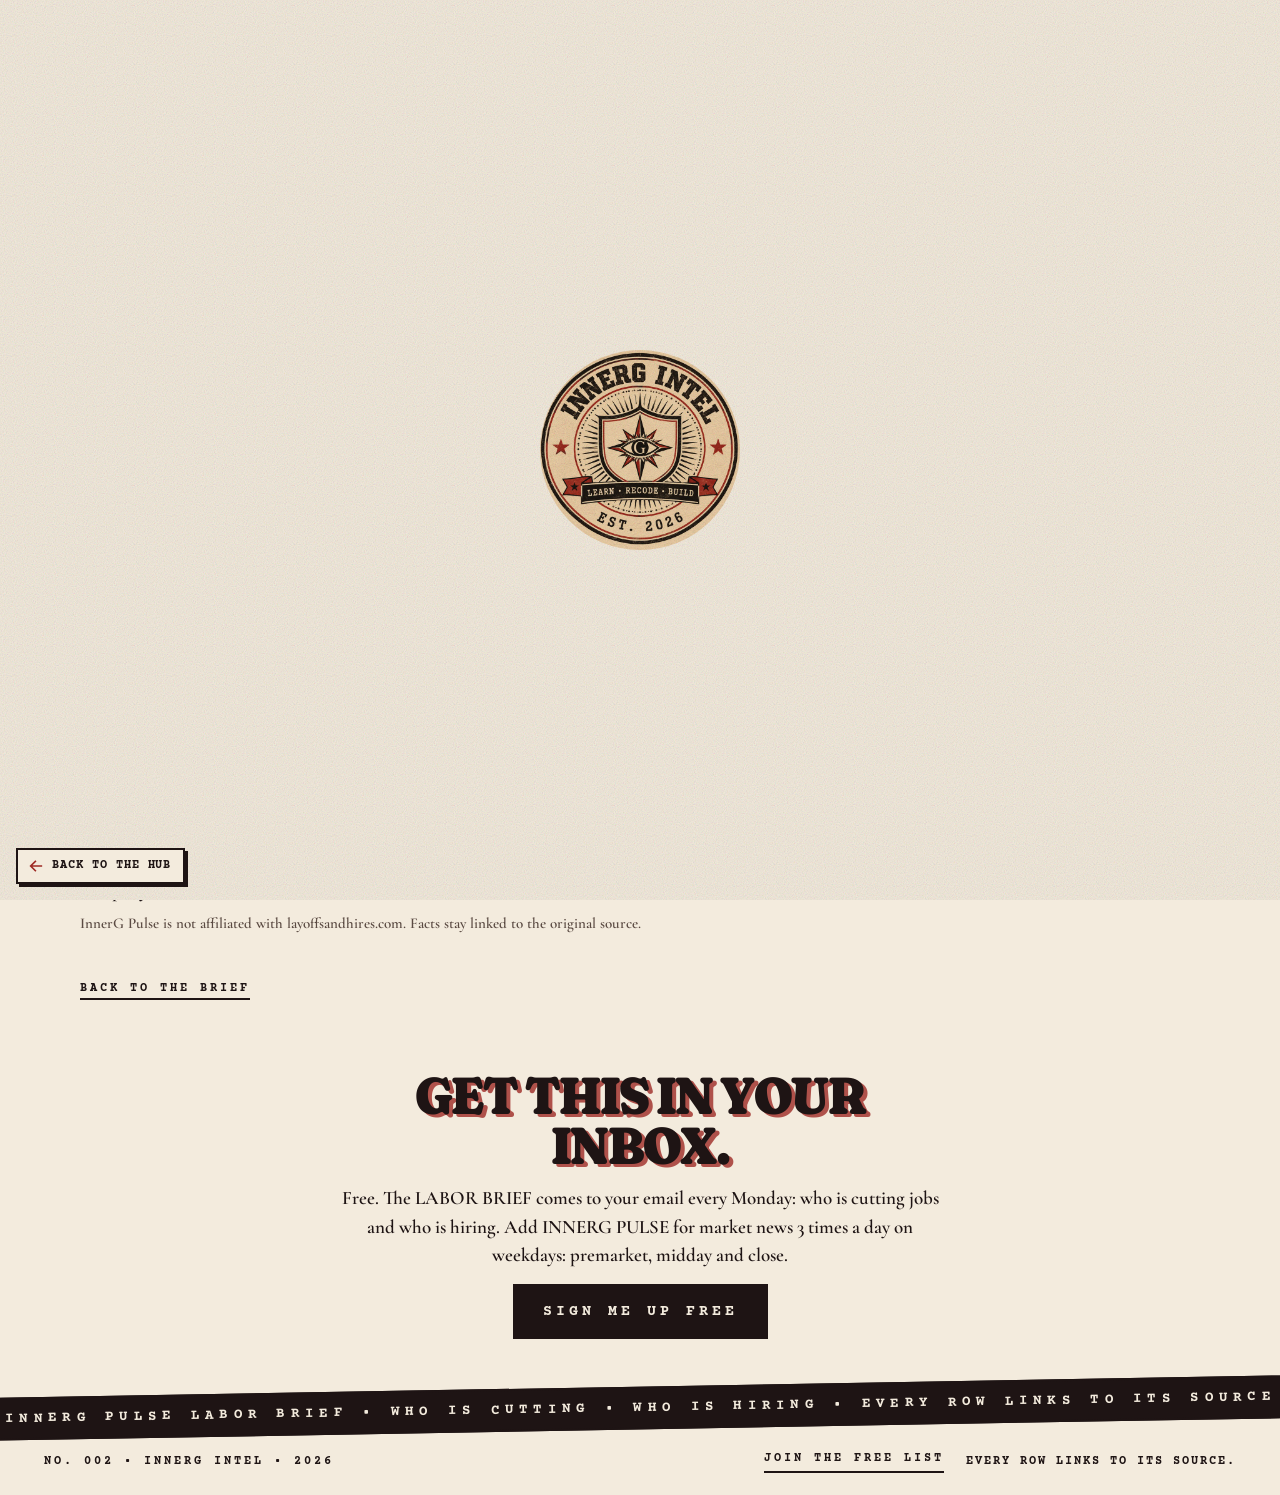
<file: labor/method.html>
<!doctype html>
<html lang="en">
<head>
  <meta charset="utf-8" />
  <meta name="viewport" content="width=device-width, initial-scale=1, viewport-fit=cover" />
  <meta name="theme-color" content="#F3EBDD" />
  <title>Method · INNERG PULSE</title>
  <meta name="description" content="How the INNERG PULSE labor brief is counted." />
  <link rel="icon" href="./favicon.svg" type="image/svg+xml" />
  <link rel="preconnect" href="https://fonts.googleapis.com" />
  <link rel="preconnect" href="https://fonts.gstatic.com" crossorigin />
  <link href="https://fonts.googleapis.com/css2?family=Fraunces:opsz,wght,SOFT@9..144,400..900,0..100&amp;family=Cormorant+Garamond:ital,wght@0,600;0,700;1,600&amp;family=Courier+Prime:wght@400;700&amp;display=swap" rel="stylesheet" />
  <link rel="stylesheet" href="./assets/site.css?v=5" />
  <link rel="stylesheet" href="./assets/labor-a.css?v=a-1" />
  <link rel="stylesheet" href="../style-a-glyphs.css?v=g-1" />
  <script defer src="../pulse-a.js?v=a-1"></script>
</head>
<body>
  <script src="../pulse-splash.js?v=s-1"></script>
  <a class="skip-link" href="#method-main">Skip to content</a>
  <svg class="defs" aria-hidden="true" focusable="false">
    <filter id="rough"><feTurbulence type="fractalNoise" baseFrequency=".035" numOctaves="3" seed="4" /><feDisplacementMap in="SourceGraphic" scale="7" /></filter>
    <filter id="rough-sm"><feTurbulence type="fractalNoise" baseFrequency=".08" numOctaves="2" seed="9" /><feDisplacementMap in="SourceGraphic" scale="3" /></filter>
  </svg>
  <div class="grain" aria-hidden="true"></div>
  <div class="burst-wrap" aria-hidden="true"><svg class="burst" id="burst" viewBox="0 0 1600 900" preserveAspectRatio="xMidYMax slice"></svg></div>
  <header class="top">
    <div class="top-row">
      <a class="brand" href="./"><img src="./assets/seal-320.jpg" width="54" height="54" alt="" />INNERG <span>PULSE</span></a>
      <nav aria-label="Main">
        <a href="./">Brief</a>
        <a href="./method.html" aria-current="page">Method</a>
        <a class="get-email" href="./#signup-panel">Get it by email</a>
      </nav>
    </div>
  </header>
  <main id="method-main">
    <article class="article">
      <header>
        <p class="kicker red">Method</p>
        <h1>How the brief is made</h1>
        <p class="hint">InnerG Pulse reads the same public labor signals as a layoff-and-hiring tracker. Snapshot 17 Nov 2026. Showing a wrong number is worse than showing a dash.</p>
      </header>
      <section>
        <h2 class="kicker red">What it counts</h2>
        <p>Layoffs are named company cuts. News reports cover announcements of about 100 people or more, worldwide. US WARN notices are the official filings a state publishes before a layoff of 50 or more at one site. A notice that matches a news item is not counted twice.</p>
        <p>Hiring is jobs open on a company’s own career page, posted within the last 12 months. “New this week” means roles first posted in the last 7 days that are still open. An open job is not a hire.</p>
      </section>
      <section>
        <h2 class="kicker red">What n/a means</h2>
        <p>A headcount is shown only when the sources agree. Otherwise the row says n/a. Weekly totals add only the numbers that are shown, never estimates. This is not the Bureau of Labor Statistics, and it misses the millions of job changes that are never announced.</p>
      </section>
      <section>
        <h2 class="kicker red">What this build shows</h2>
        <p>The 7-day pulse is 1,410 people laid off and 81,683 new open roles. The layoff list is the latest slice of 309 tracked cuts. The hiring list is the week’s biggest adds. The boards list is 3,462 career pages. Every row leaves to the outlet, the WARN filing, or the company’s own board.</p>
        <p class="hint">InnerG Pulse is not affiliated with layoffsandhires.com. Facts stay linked to the original source.</p>
      </section>
      <p><a class="back" href="./">Back to the brief</a></p>
    </article>
  </main>
  <section class="cta-band" aria-labelledby="cta-title">
    <h2 id="cta-title">Get this in your inbox.</h2>
    <p>Free. The LABOR BRIEF comes to your email every Monday: who is cutting jobs and who is hiring. Add INNERG PULSE for market news 3 times a day on weekdays: premarket, midday and close.</p>
    <p><a class="cta-go" href="./#signup-panel">Sign me up free</a></p>
  </section>
  <div class="marquee" aria-hidden="true">
    <div class="mtrack">
      <span><i class="mk" aria-hidden="true"></i>INNERG PULSE LABOR BRIEF • WHO IS CUTTING • WHO IS HIRING • EVERY ROW LINKS TO ITS SOURCE • </span><span><i class="mk" aria-hidden="true"></i>INNERG PULSE LABOR BRIEF • WHO IS CUTTING • WHO IS HIRING • EVERY ROW LINKS TO ITS SOURCE • </span>
    </div>
  </div>
  <footer class="foot">
    <p class="no">No. 002 • INNERG INTEL • 2026</p>
    <p class="links"><a href="https://pulse.innergintel.study/">Join the free list</a><span class="tag">Every row links to its source.</span></p>
  </footer>
<script src="../hub-nav.js" defer></script>
</body>
</html>
</file>
<file: pulse-a.css>
/* INNERG PULSE sign-up ~ Style A v3 (2026-11-11)
   Cream paper, warm black ink, ONE brick red word per moment.
   Keeps every id/name pulse.js uses. Motion respects prefers-reduced-motion. */
:root{
  --cream:#F3EBDD;--sheet:#FAF4E8;--ink:#1E1414;--red:#9E2B25;--muted:#5A4A42;
  --serif:"Fraunces",Georgia,"Times New Roman",serif;
  --garamond:"Cormorant Garamond",Georgia,serif;
  --mono:"Courier Prime","Courier New",Courier,monospace;
  --pop:cubic-bezier(.34,1.56,.64,1);--out:cubic-bezier(.16,1,.3,1);
  color-scheme:light}
*{box-sizing:border-box}
html,body{margin:0}
html{background:var(--cream)}
body{background:var(--cream);color:var(--ink);font:600 18px/1.5 var(--garamond);overflow-x:clip;-webkit-font-smoothing:antialiased}
a{color:inherit}
::selection{background:var(--ink);color:var(--cream)}
:focus-visible{outline:3px solid var(--red);outline-offset:3px}
.defs{position:absolute;width:0;height:0}
.skip-link{position:absolute;left:-999px;top:8px;background:var(--ink);color:var(--cream);padding:8px 12px;z-index:50;font-family:var(--mono)}
.skip-link:focus{left:8px}

/* paper grain + halftone */
.grain{position:fixed;inset:0;pointer-events:none;z-index:40;opacity:.22;mix-blend-mode:multiply;
 background-image:url("data:image/svg+xml,%3Csvg xmlns='http://www.w3.org/2000/svg' width='180' height='180'%3E%3Cfilter id='n'%3E%3CfeTurbulence type='fractalNoise' baseFrequency='.85' numOctaves='2' stitchTiles='stitch'/%3E%3CfeColorMatrix values='0 0 0 0 .12 0 0 0 0 .08 0 0 0 0 .08 0 0 0 .7 0'/%3E%3C/filter%3E%3Crect width='100%25' height='100%25' filter='url(%23n)'/%3E%3C/svg%3E")}

/* ---------- stage: one screen ---------- */
.stage{position:relative;min-height:100svh;display:grid;grid-template-rows:auto 1fr auto;overflow:hidden;isolation:isolate}
.stage::before{content:"";position:absolute;inset:0;z-index:-1;pointer-events:none;opacity:.5;
 background:radial-gradient(circle,rgba(30,20,20,.16) 1px,transparent 1.4px) 0 0/7px 7px;
 -webkit-mask:radial-gradient(70% 55% at 50% 100%,#000 0%,transparent 70%);mask:radial-gradient(70% 55% at 50% 100%,#000 0%,transparent 70%)}
.burst{position:absolute;left:50%;bottom:0;width:max(1600px,120vw);height:auto;aspect-ratio:16/9;transform:translateX(-50%);z-index:-1;pointer-events:none;opacity:.75;
 -webkit-mask:radial-gradient(85% 95% at 50% 100%,#000 25%,rgba(0,0,0,.35) 60%,transparent 92%);mask:radial-gradient(85% 95% at 50% 100%,#000 25%,rgba(0,0,0,.35) 60%,transparent 92%)}
.burst line{stroke:var(--ink);stroke-linecap:round;transform-origin:800px 900px;animation:shoot .9s var(--out) both}
.burst circle{fill:var(--ink);animation:spat .6s var(--out) both}
.burst .core{fill:var(--ink);transform-origin:800px 900px;animation:core 1.1s var(--pop) both}
.burst g.spin{transform-origin:800px 900px;animation:breathe 12s ease-in-out infinite}
@keyframes shoot{from{stroke-dashoffset:var(--len)}to{stroke-dashoffset:0}}
@keyframes spat{from{opacity:0;transform:scale(.2)}to{opacity:1;transform:none}}
@keyframes core{from{transform:scale(0)}to{transform:none}}
@keyframes breathe{0%,100%{transform:rotate(0) scale(1)}50%{transform:rotate(1.2deg) scale(1.025)}}

/* ---------- header ---------- */
.top{display:flex;align-items:center;gap:14px;padding:18px clamp(16px,4vw,44px)}
.seal{position:relative;display:block;width:64px;height:64px;flex:none}
.seal img{position:relative;display:block;width:64px;height:64px;border-radius:50%;filter:grayscale(1) contrast(1.15) sepia(.25);mix-blend-mode:multiply;transition:transform .5s var(--pop)}
.seal:hover img{transform:rotate(-12deg) scale(1.06)}
.ring{position:absolute;inset:0;border:2px solid var(--ink);border-radius:50%;opacity:0;animation:ring 3.2s ease-out infinite}
.ring.r2{animation-delay:1.6s}
@keyframes ring{0%{transform:scale(1);opacity:.55}100%{transform:scale(1.9);opacity:0}}
.brand{margin:0;font:700 14px/1 var(--mono);letter-spacing:6px}
.brand b{font-weight:700;background:var(--ink);color:var(--cream);padding:4px 6px 4px 9px}
.labor-link{margin-left:auto;font:700 12px/1 var(--mono);letter-spacing:3px;text-transform:uppercase;text-decoration:none;border-bottom:2px solid currentColor;padding-bottom:3px;white-space:nowrap}
.labor-link:hover{color:var(--red)}

/* ---------- hero grid ---------- */
.hero{display:grid;grid-template-columns:1.15fr minmax(340px,460px);align-items:center;gap:clamp(28px,5vw,80px);
 padding:clamp(4px,1.5vh,20px) clamp(16px,4vw,44px) clamp(28px,5vh,64px);max-width:1320px;width:100%;margin:0 auto}
.kicker{margin:0 0 18px;font:700 13px/1 var(--mono);letter-spacing:6px;text-transform:uppercase;animation:rise .6s var(--out) .15s both}
.kicker i{font-style:normal;color:var(--muted)}
h1{margin:0;font-family:var(--serif);font-weight:900;font-variation-settings:"opsz" 144,"SOFT" 100;text-transform:uppercase;
 font-size:clamp(54px,min(7.4vw,12vh),124px);line-height:.92;letter-spacing:-.035em;text-shadow:5px 4px 0 rgba(158,43,37,.8)}
h1 .w{display:inline-block;animation:slam .7s var(--pop) both}
h1 .w:nth-child(1){animation-delay:.25s}
h1 .w:nth-child(2){animation-delay:.38s}
h1 .w:nth-child(4){animation-delay:.55s}
h1 .red{color:var(--red);text-shadow:5px 4px 0 rgba(30,20,20,.85);animation:slam .7s var(--pop) .72s both,shake .35s ease 1.35s}
@keyframes slam{0%{opacity:0;transform:translateY(40px) scale(1.25) rotate(-3deg);filter:blur(4px)}60%{opacity:1;filter:none}100%{opacity:1;transform:none}}
@keyframes shake{0%,100%{transform:none}25%{transform:translate(-3px,1px) rotate(-1deg)}75%{transform:translate(3px,-1px) rotate(1deg)}}
@keyframes rise{from{opacity:0;transform:translateY(14px)}to{opacity:1;transform:none}}
.sub{margin:22px 0 0;font:700 clamp(20px,1.9vw,26px)/1.3 var(--garamond);letter-spacing:.5px;max-width:30ch;animation:rise .6s var(--out) .95s both}

/* pulse beats */
.beats{margin-top:clamp(22px,4vh,40px);max-width:560px;animation:rise .6s var(--out) 1.1s both}
.pulse-line{display:block;width:100%;height:46px;overflow:visible}
.pulse-line path{fill:none;stroke:var(--ink);stroke-width:3;stroke-linejoin:round;stroke-linecap:round;stroke-dasharray:900;stroke-dashoffset:900;animation:trace 4.5s linear 1.2s infinite;filter:url(#rough-sm)}
@keyframes trace{0%{stroke-dashoffset:900}55%{stroke-dashoffset:0}85%{stroke-dashoffset:0;opacity:1}100%{stroke-dashoffset:0;opacity:0}}
.beats ol{list-style:none;margin:6px 0 0;padding:0;display:grid;grid-template-columns:repeat(3,1fr);gap:10px}
.beats li{font:700 12px/1.3 var(--mono);letter-spacing:2px;text-transform:uppercase}
.beats b{display:block;font:900 22px/1 var(--serif);letter-spacing:0;margin-bottom:4px}

/* ---------- sign-up card ---------- */
.card{position:relative;z-index:2;padding:34px 30px 24px;transform:rotate(-.6deg);animation:cardIn .8s var(--pop) .5s both}
.card::before,.card::after{content:"";position:absolute;inset:0;z-index:-1;filter:url(#rough)}
.card::after{background:var(--sheet);border:3px solid var(--ink)}
.card::before{background:var(--ink);transform:translate(10px,10px);transition:transform .35s var(--pop)}
.card:focus-within::before{transform:translate(14px,14px)}
@keyframes cardIn{from{opacity:0;transform:translateY(40px) rotate(2deg)}to{opacity:1;transform:rotate(-.6deg)}}
.stamp{position:absolute;top:-22px;right:-14px;font:900 22px/1 var(--serif);letter-spacing:4px;color:var(--ink);border:3px solid var(--ink);padding:8px 12px 6px;background:var(--cream);
 transform:rotate(9deg);filter:url(#rough-sm);animation:stamp .45s var(--pop) 1.5s both}
.stamp::after{content:"";position:absolute;inset:3px;border:1px solid var(--ink)}
@keyframes stamp{0%{opacity:0;transform:rotate(9deg) scale(2.6)}70%{opacity:1;transform:rotate(9deg) scale(.92)}100%{opacity:1;transform:rotate(9deg) scale(1)}}
.card h2{margin:0;font:900 clamp(30px,3vw,40px)/1 var(--serif);font-variation-settings:"opsz" 144,"SOFT" 100;text-transform:uppercase;letter-spacing:-.02em}
.panel-status{margin:8px 0 14px;min-height:1.3em;font:600 17px/1.35 var(--garamond);color:var(--muted)}
.panel-status:empty{margin-bottom:6px}
.panel-status[data-tone=error]{color:var(--red);font-weight:700}
.lbl{display:flex;align-items:center;justify-content:space-between;gap:10px;width:100%;font:700 11px/1 var(--mono);letter-spacing:4px;text-transform:uppercase;margin:0 0 9px;padding:0}
.row{display:flex;flex-direction:column;gap:10px}
input[type=email],input[type=text]{width:100%;font:600 20px/1.2 var(--garamond);padding:15px 16px;border:2px solid var(--ink);background:#fff;color:var(--ink);border-radius:0;transition:box-shadow .25s var(--pop),transform .25s var(--pop)}
input[type=email]:focus,input[type=text]:focus{outline:none;box-shadow:5px 5px 0 var(--ink);transform:translate(-2px,-2px)}
#code{font-family:var(--mono);letter-spacing:8px;text-align:center}
button{font:700 14px/1 var(--mono);letter-spacing:3px;text-transform:uppercase;cursor:pointer;border-radius:0}
.go{position:relative;overflow:hidden;width:100%;padding:19px 18px;background:var(--ink);color:var(--cream);border:2px solid var(--ink);font-size:15px;letter-spacing:4px;transition:transform .2s var(--pop),box-shadow .2s var(--pop)}
.go span{position:relative;z-index:1}
.go::after{content:"";position:absolute;inset:0;background:var(--red);transform:translateX(-101%);transition:transform .35s var(--out)}
.go:hover::after,.go:focus-visible::after{transform:none}
.go:hover{transform:translate(-2px,-2px);box-shadow:4px 4px 0 var(--ink)}
.go:active{transform:translate(1px,1px);box-shadow:none}
.go::before{content:"";position:absolute;inset:0;z-index:1;background:linear-gradient(100deg,transparent 30%,rgba(243,235,221,.35) 50%,transparent 70%);transform:translateX(-120%);animation:sheen 3.6s ease-in-out 2.4s infinite}
@keyframes sheen{0%,70%{transform:translateX(-120%)}100%{transform:translateX(120%)}}
button:disabled{opacity:.55;cursor:wait}

/* list chips */
fieldset{border:0;margin:18px 0 0;padding:0;min-width:0}
legend.lbl{float:left;margin-bottom:9px}
.all{display:inline-flex;align-items:center;gap:6px;font:700 11px/1 var(--mono);letter-spacing:1px;text-transform:none;cursor:pointer;color:var(--muted)}
.all input{width:15px;height:15px;margin:0;accent-color:var(--ink)}
.chips{clear:both;display:grid;grid-template-columns:1fr 1fr;gap:8px}
.chip{position:relative;cursor:pointer}
.chip input{position:absolute;opacity:0;width:1px;height:1px}
.chip span{display:flex;align-items:baseline;justify-content:space-between;gap:6px;padding:10px 11px;border:2px solid var(--ink);font:700 12px/1 var(--mono);letter-spacing:2px;background:transparent;transition:background .2s,color .2s,transform .25s var(--pop)}
.chip small{font:600 italic 14px/1 var(--garamond);letter-spacing:0;text-transform:none;opacity:.8}
.chip span::before{content:"";flex:none;align-self:center;width:9px;height:9px;border:2px solid currentColor;border-radius:50%;margin-right:2px;transition:background .2s}
.chip span{justify-content:flex-start}
.chip small{margin-left:auto}
.chip:hover span{transform:translateY(-2px)}
.chip input:checked+span{background:var(--ink);color:var(--cream);animation:pick .3s var(--pop)}
.chip input:checked+span::before{background:currentColor}
.chip input:focus-visible+span{outline:3px solid var(--red);outline-offset:2px}
@keyframes pick{0%{transform:scale(.94)}100%{transform:none}}

.sent-to{margin:0 0 12px;font:700 14px/1.3 var(--mono);word-break:break-all}
.actions{display:flex;gap:18px;flex-wrap:wrap;margin:12px 0 0}
button.quiet{background:none;color:var(--ink);border:0;padding:6px 0;text-decoration:underline;text-underline-offset:3px;font-size:11px;letter-spacing:2px}
button.quiet:hover{color:var(--red)}
.done-note{margin:6px 0 0}
#done-panel a{font:700 12px/1 var(--mono);letter-spacing:2px;text-transform:uppercase}
.hp{position:absolute;left:-9999px;width:1px;height:1px;overflow:hidden}
.privacy{margin:16px 0 0;font:italic 600 15px/1.3 var(--garamond);color:var(--muted);text-align:center}
.is-fresh{animation:fresh .5s var(--pop)}
@keyframes fresh{from{transform:translateY(8px) rotate(-.6deg) scale(.98)}to{transform:rotate(-.6deg)}}

/* ---------- marquee ---------- */
.marquee{position:relative;z-index:3;background:var(--ink);color:var(--cream);overflow:hidden;padding:12px 0;transform:rotate(-1deg) scale(1.02);border-block:2px solid var(--ink)}
.marquee .track{display:flex;width:max-content;animation:marq 26s linear infinite}
.marquee span{font:700 14px/1 var(--mono);letter-spacing:6px;white-space:nowrap;padding-right:6px}
@keyframes marq{from{transform:translateX(0)}to{transform:translateX(-50%)}}

/* ---------- footer ---------- */
.foot{display:flex;flex-wrap:wrap;align-items:center;justify-content:space-between;gap:10px 24px;padding:22px clamp(16px,4vw,44px) calc(22px + env(safe-area-inset-bottom));font:700 12px/1.4 var(--mono);letter-spacing:3px;text-transform:uppercase}
.foot p{margin:0}
.foot .links{display:flex;flex-wrap:wrap;gap:8px 22px;align-items:center}
.foot .labor-link{margin:0}
.foot a{text-decoration:none}
.foot a:hover{color:var(--red)}
.foot .tag{letter-spacing:2px}
.noscript{text-align:center;padding:12px;font-family:var(--mono)}

/* ---------- splash (retinted for paper) ---------- */
.pulse-splash{position:fixed;inset:0;z-index:100;display:grid;place-items:center;cursor:pointer;background:var(--cream);transition:opacity .45s ease,visibility .45s ease}
.pulse-splash.is-out{opacity:0;visibility:hidden;pointer-events:none}
.pulse-splash-grain{position:absolute;inset:0;opacity:.3;mix-blend-mode:multiply;
 background-image:url("data:image/svg+xml,%3Csvg xmlns='http://www.w3.org/2000/svg' width='160' height='160'%3E%3Cfilter id='n'%3E%3CfeTurbulence type='fractalNoise' baseFrequency='.9' numOctaves='2' stitchTiles='stitch'/%3E%3C/filter%3E%3Crect width='100%25' height='100%25' filter='url(%23n)'/%3E%3C/svg%3E")}
.pulse-splash-seal{position:relative;display:block;width:200px;height:200px;border-radius:50%;mix-blend-mode:multiply;animation:splash 1s var(--pop) both}
@keyframes splash{0%{opacity:0;transform:scale(2.4) rotate(-14deg)}60%{opacity:1;transform:scale(.94) rotate(2deg)}100%{opacity:1;transform:none}}
html.pulse-splash-on{overflow:hidden}

/* ---------- responsive ---------- */
@media (max-width:900px){
  .stage{min-height:0}
  .hero{grid-template-columns:1fr;gap:26px;padding-top:4px;padding-bottom:44px}
  .pitch{text-align:left}
  h1{font-size:clamp(46px,13.5vw,84px);text-shadow:3px 3px 0 rgba(158,43,37,.8)}
  h1 .red{text-shadow:3px 3px 0 rgba(30,20,20,.85)}
  .sub{margin-top:14px;font-size:20px}
  .beats{display:none}
  .card{padding:28px 20px 20px;margin-right:8px}
  .card::before{transform:translate(7px,7px)}
  .stamp{top:-18px;right:-6px;font-size:18px}
  .burst{width:260vw}
}
@media (max-width:420px){
  .top{gap:10px;padding:14px 16px}
  .seal,.seal img{width:48px;height:48px}
  .brand{font-size:12px;letter-spacing:3px}
  .labor-link{font-size:10px;letter-spacing:2px}
  .chip span{padding:10px 8px;letter-spacing:1px;font-size:11px}
  .chip small{font-size:13px}
  .kicker{letter-spacing:3px;font-size:11px}
}
@media (min-width:901px) and (max-height:760px){
  .beats{margin-top:16px}.sub{margin-top:14px}.top{padding-block:12px}
}
@media (prefers-reduced-motion:reduce){
  *,*::before,*::after{animation-duration:.001ms!important;animation-delay:0s!important;animation-iteration-count:1!important;transition:none!important}
  .pulse-line path{stroke-dashoffset:0}
  .marquee .track{transform:none}
  .pulse-splash{display:none}
}

/* two lists (PULSE, LABOR BRIEF): one chip per row with a short line under the name */
.chips{grid-template-columns:1fr}
.chip span{flex-wrap:wrap;row-gap:6px;padding:12px 12px}
.chip em{flex-basis:100%;padding-left:17px;font:600 italic 15px/1.25 var(--garamond);letter-spacing:0;text-transform:none;opacity:.85}
</file>
<file: style-a-glyphs.css>
/* INNERG PULSE ~ Style A glyphs drawn in CSS, never as text characters.
   .mk is the small play marker in the ticker band. .arr is the arrow on buttons and links.
   Both inherit the text color and are hidden from assistive tech by the markup (aria-hidden). */
.mk{display:inline-block;width:.7em;height:.7em;margin-right:.55em;background:currentColor;clip-path:polygon(0 0,100% 50%,0 100%);vertical-align:-.04em}
.arr{display:inline-block;width:1.1em;height:.75em;margin-left:.4em;background:currentColor;vertical-align:-.02em;
 -webkit-mask:url("data:image/svg+xml,%3Csvg xmlns='http://www.w3.org/2000/svg' viewBox='0 0 22 15'%3E%3Cpath d='M0 7.5h19M12.5 1.5l6.5 6-6.5 6' fill='none' stroke='%23000' stroke-width='2.6' stroke-linecap='square'/%3E%3C/svg%3E") center/contain no-repeat;
 mask:url("data:image/svg+xml,%3Csvg xmlns='http://www.w3.org/2000/svg' viewBox='0 0 22 15'%3E%3Cpath d='M0 7.5h19M12.5 1.5l6.5 6-6.5 6' fill='none' stroke='%23000' stroke-width='2.6' stroke-linecap='square'/%3E%3C/svg%3E") center/contain no-repeat}
</file>
<file: desk.css>
/* ---------- header buttons + live watchlist section (2026-11-13) ---------- */
.top-btns{margin-left:auto;display:flex;gap:10px;align-items:center}
.tbtn{display:inline-block;padding:9px 12px 8px;border:2px solid var(--ink);background:var(--sheet);color:var(--ink);text-decoration:none;
 font:700 12px/1 var(--mono);letter-spacing:3px;text-transform:uppercase;white-space:nowrap;box-shadow:3px 3px 0 var(--ink);
 transition:transform .2s var(--pop),box-shadow .2s,background .2s,color .2s}
.tbtn:hover,.tbtn:focus-visible{background:var(--red);color:var(--cream);transform:translate(-2px,-2px);box-shadow:5px 5px 0 var(--ink)}
.tbtn:active{transform:translate(2px,2px);box-shadow:0 0 0 var(--ink)}
.tbtn:focus-visible{outline:3px dashed var(--red);outline-offset:3px}

.desk{position:relative;max-width:1320px;margin:0 auto;padding:clamp(48px,8vh,96px) clamp(16px,4vw,44px) clamp(40px,6vh,72px);scroll-margin-top:12px}
.desk-head{max-width:720px}
.desk h2{margin:0;font-family:var(--serif);font-weight:900;font-variation-settings:"opsz" 144,"SOFT" 100;text-transform:uppercase;
 font-size:clamp(44px,7vw,96px);line-height:.92;letter-spacing:-.02em;text-shadow:4px 4px 0 rgba(158,43,37,.8)}
.desk h2 .red{color:var(--red);text-shadow:4px 4px 0 rgba(30,20,20,.85)}
.desk-sub{margin:16px 0 0;font-size:20px;line-height:1.35;max-width:52ch}
.desk-bar{display:flex;flex-wrap:wrap;align-items:center;justify-content:space-between;gap:12px 20px;margin:28px 0 18px}
.desk-tabs{display:flex;gap:0;border:2px solid var(--ink);box-shadow:3px 3px 0 var(--ink);background:var(--sheet)}
.dtab{appearance:none;border:0;border-right:2px solid var(--ink);background:none;color:var(--ink);cursor:pointer;padding:10px 14px 9px;
 font:700 12px/1 var(--mono);letter-spacing:3px;text-transform:uppercase}
.dtab:last-child{border-right:0}
.dtab[aria-pressed="true"]{background:var(--ink);color:var(--cream)}
.dtab:hover:not([aria-pressed="true"]){background:var(--cream);color:var(--red)}
.dtab:focus-visible{outline:3px dashed var(--red);outline-offset:3px}
.desk-time{margin:0;font:700 12px/1.4 var(--mono);letter-spacing:2px;text-transform:uppercase;color:var(--muted)}
.desk-time.err{color:var(--red)}

.desk-grid{list-style:none;margin:0;padding:0;display:grid;grid-template-columns:repeat(auto-fill,minmax(210px,1fr));gap:18px}
.tick{position:relative;padding:16px 16px 14px;background:var(--sheet);border:3px solid var(--ink);box-shadow:5px 5px 0 var(--ink);
 rotate:var(--tilt,0deg);transition:rotate .3s var(--pop),transform .25s var(--pop),box-shadow .25s;animation:tickIn .5s var(--pop) calc(var(--i,0)*60ms) both}
.tick:hover{rotate:0deg;transform:translate(-2px,-2px);box-shadow:7px 7px 0 var(--ink)}
@keyframes tickIn{from{opacity:0;transform:translateY(14px) scale(.96)}}
.tick-top{display:flex;align-items:baseline;justify-content:space-between;gap:10px}
.tick-sym{margin:0;font:900 28px/1 var(--serif);font-variation-settings:"opsz" 144,"SOFT" 100;letter-spacing:-.01em}
.tick-chg{font:700 14px/1 var(--mono);letter-spacing:1px;padding:5px 7px 4px;border:2px solid var(--ink);white-space:nowrap}
.tick-chg.up{background:var(--ink);color:var(--cream)}
.tick-chg.down{background:var(--red);border-color:var(--red);color:var(--cream)}
.tick-name{margin:8px 0 10px;font:700 11px/1.3 var(--mono);letter-spacing:2px;text-transform:uppercase;color:var(--muted);
 white-space:nowrap;overflow:hidden;text-overflow:ellipsis}
.tick-price{margin:0;font:700 22px/1 var(--garamond);font-variant-numeric:tabular-nums}
.tick-wk{margin:6px 0 0;font:700 11px/1 var(--mono);letter-spacing:2px;text-transform:uppercase;color:var(--muted)}
.desk-empty{grid-column:1/-1;padding:22px;border:3px dashed var(--ink);font-size:20px}
.desk-empty a{color:var(--red)}

.desk-ctas{display:flex;flex-wrap:wrap;gap:18px 22px;margin-top:34px}
.bigbtn{display:inline-flex;flex-direction:column;justify-content:center;gap:6px;min-width:min(100%,300px);padding:18px 22px;background:var(--ink);color:var(--cream);
 text-decoration:none;font:900 22px/1 var(--serif);font-variation-settings:"opsz" 144,"SOFT" 100;text-transform:uppercase;letter-spacing:.01em;
 box-shadow:6px 6px 0 var(--red);transition:transform .2s var(--pop),box-shadow .2s,background .2s}
.bigbtn small{font:700 11px/1 var(--mono);letter-spacing:2px;text-transform:uppercase;opacity:.85}
.bigbtn:hover,.bigbtn:focus-visible{transform:translate(-3px,-3px);box-shadow:9px 9px 0 var(--red);background:var(--red)}
.bigbtn.ghost{background:var(--sheet);color:var(--ink);border:3px solid var(--ink);box-shadow:6px 6px 0 var(--ink)}
.bigbtn.ghost:hover,.bigbtn.ghost:focus-visible{background:var(--red);color:var(--cream);border-color:var(--ink);box-shadow:9px 9px 0 var(--ink)}
.bigbtn:active{transform:translate(2px,2px);box-shadow:0 0 0 var(--ink)}
.bigbtn:focus-visible{outline:3px dashed var(--red);outline-offset:4px}

@media (max-width:620px){
  .tbtn-desk{display:none}
  .desk-grid{grid-template-columns:repeat(2,minmax(0,1fr));gap:12px}
  .tick{padding:12px 11px 11px;box-shadow:4px 4px 0 var(--ink)}
  .tick-sym{font-size:21px}
  .tick-chg{font-size:11px;padding:4px 5px 3px}
  .tick-price{font-size:18px}
  .tick-name{font-size:10px;letter-spacing:1px}
  .tick-top{flex-direction:column;align-items:flex-start;gap:7px}
  .tick-wk{letter-spacing:1px;font-size:10px}
  .desk h2{text-shadow:3px 3px 0 rgba(158,43,37,.8)}
  .bigbtn{width:100%;font-size:20px}
}
@media (max-width:420px){.tbtn{padding:8px 9px 7px;font-size:10px;letter-spacing:2px}}
@media (prefers-reduced-motion:reduce){.tick{rotate:0deg}}
.sr-only{position:absolute;width:1px;height:1px;overflow:hidden;clip:rect(0 0 0 0);white-space:nowrap}
</file>
<file: labor/assets/site.css>
:root {
  --sky: #1f3fbf;
  --cream: #f3ebdd;
  --sheet: #fbf6ec;
  --ink: #1e1414;
  --red: #9e2b25;
  --mute: #5e4e46;
  --peach: #f6b9a6;
  --coral: #e0675a;
  --serif: Fraunces, Georgia, "Times New Roman", serif;
  --mono: "Courier Prime", "Courier New", Courier, monospace;
}
* { box-sizing: border-box; }
html, body { margin: 0; max-width: 100%; overflow-x: hidden; }
body {
  background: var(--cream);
  color: var(--ink);
  font-family: var(--serif);
  font-size: 18px;
  line-height: 1.55;
  overflow-x: hidden;
}
a { color: inherit; }
img { max-width: 100%; }
.top {
  position: sticky; top: 0; z-index: 20; background: var(--sky); color: var(--cream);
}
.top-row, .wrap, .foot-in { max-width: 72rem; margin: 0 auto; padding-left: 16px; padding-right: 16px; }
.top-row { display: flex; flex-wrap: wrap; align-items: center; justify-content: space-between; gap: 8px 12px; min-height: 64px; padding-top: 8px; padding-bottom: 8px; }
.brand { display: flex; align-items: center; gap: 8px; min-width: 0; text-decoration: none; font-family: var(--mono); font-weight: 700; letter-spacing: 0.12em; font-size: 12px; }
.brand img { width: 44px; height: 44px; }
.brand img, .foot img { border-radius: 50%; box-shadow: 0 0 0 3px var(--cream); }
.brand span { color: var(--peach); }
nav { display: flex; gap: 4px; font-family: var(--mono); font-size: 12px; font-weight: 700; letter-spacing: 0.14em; text-transform: uppercase; }
nav a { display: inline-flex; align-items: center; height: 44px; padding: 0 12px; text-decoration: none; }
nav a[aria-current="page"] { background: var(--cream); color: var(--ink); }
main { max-width: 72rem; margin: 0 auto; padding: 0 16px 64px; }
.hero { margin: 0 -16px; padding: 24px 16px 56px; background: var(--sky); color: var(--cream); }
.kicker { margin: 0; font-family: var(--mono); font-weight: 700; font-size: 12px; letter-spacing: 0.14em; text-transform: uppercase; }
.kicker.red { color: var(--red); }
h1 { margin: 12px 0 0; max-width: 11ch; font-weight: 900; font-size: clamp(48px, 10vw, 84px); line-height: 0.9; letter-spacing: -0.03em; }
.lede { margin: 16px 0 0; max-width: 34ch; }
.note { margin: 12px 0 0; max-width: 40rem; color: rgba(243, 235, 221, 0.85); }
.stats { position: relative; z-index: 1; display: grid; grid-template-columns: 1fr 1fr; gap: 12px; margin-top: -36px; }
.stamp { background: var(--sheet); border: 2px solid var(--ink); box-shadow: 6px 6px 0 var(--ink); padding: 14px 12px; min-width: 0; }
.stamp .kicker { letter-spacing: 0.12em; }
.stat { margin: 8px 0 0; font-family: var(--mono); font-size: clamp(22px, 4vw, 32px); line-height: 1.1; }
.stat.loss, .loss { color: var(--red); }
.stat.gain, .gain { color: var(--sky); }
.fine { margin: 8px 0 0; min-height: 1.2em; font-family: var(--mono); font-size: 12px; color: var(--mute); }
.section-head, .col-head { display: flex; flex-direction: column; gap: 4px; margin: 28px 0 12px; }
.bars { display: flex; flex-direction: column; gap: 12px; margin: 0; padding: 0; list-style: none; }
.bars li { display: flex; align-items: center; gap: 12px; }
.bars .name { width: 6.5rem; flex: none; overflow: hidden; text-overflow: ellipsis; white-space: nowrap; font-family: var(--mono); font-size: 12px; color: var(--mute); }
.track { flex: 1; min-width: 0; height: 8px; background: var(--sheet); }
.track i { display: block; height: 8px; background: var(--red); }
.bars .n { width: 3.5rem; text-align: right; font-family: var(--mono); font-size: 14px; }
.search { position: relative; display: block; margin-top: 28px; }
.search input {
  width: 100%; height: 52px; border: 2px solid var(--ink); background: #fff; color: var(--ink);
  font: inherit; font-size: 16px; padding: 0 44px 0 40px;
}
.search svg { position: absolute; top: 50%; left: 12px; transform: translateY(-50%); }
.clear, .slash { position: absolute; top: 0; right: 4px; height: 52px; width: 44px; border: 0; background: none; color: var(--mute); font: inherit; }
.slash { display: none; width: auto; padding-right: 12px; pointer-events: none; font-family: var(--mono); font-size: 12px; }
.chips { display: flex; flex-wrap: wrap; gap: 8px; margin-top: 12px; }
.chip {
  height: 44px; padding: 0 12px; border: 2px solid var(--ink); background: var(--sheet); color: var(--ink);
  font-family: var(--mono); font-size: 12px; font-weight: 700; letter-spacing: 0.02em; text-transform: uppercase; cursor: pointer;
}
.chip[aria-pressed="true"], .tab[aria-selected="true"] { background: var(--red); color: var(--cream); }
.tabs { display: flex; flex-wrap: wrap; gap: 8px; margin-top: 18px; }
.tab { height: 44px; padding: 0 12px; border: 2px solid transparent; background: none; color: var(--mute); font-family: var(--mono); font-size: 12px; font-weight: 700; letter-spacing: 0.14em; text-transform: uppercase; cursor: pointer; }
.tab[aria-selected="true"] { border-color: var(--ink); }
.hint { font-size: 15px; color: var(--mute); }
.hint button { border: 0; background: none; font: inherit; font-weight: 700; text-decoration: underline; text-underline-offset: 4px; cursor: pointer; }
.split { margin-top: 18px; }
.col-head h2 { margin: 0; font-size: 32px; font-weight: 900; letter-spacing: -0.03em; line-height: 0.95; }
.col-head p, .quiet { margin: 0; font-family: var(--mono); font-size: 12px; color: var(--mute); }
.rows { list-style: none; margin: 0; padding: 0; border-top: 1px dashed var(--ink); border-bottom: 1px dashed var(--ink); }
.rows li + li { border-top: 1px dashed var(--ink); }
.rows a { display: flex; align-items: center; gap: 8px; min-height: 64px; padding: 10px 0; text-decoration: none; min-width: 0; }
.mark { width: 40px; height: 40px; flex: none; display: grid; place-items: center; border: 2px solid var(--ink); background: var(--sheet); font-family: var(--mono); font-size: 12px; color: var(--red); }
.mark.sky { background: var(--cream); color: var(--sky); }
.mark.sm { width: 32px; height: 32px; }
.who { min-width: 0; flex: 1; }
.who strong, .who em { display: block; overflow: hidden; text-overflow: ellipsis; white-space: nowrap; }
.who strong { font-weight: 600; }
.who em { font-style: normal; font-family: var(--mono); font-size: 12px; color: var(--mute); }
.people { width: 3.6rem; flex: none; text-align: right; font-family: var(--mono); font-size: 13px; }
.when { display: none; width: 3.5rem; flex: none; text-align: right; font-family: var(--mono); font-size: 12px; color: var(--mute); }
.host { display: none; min-width: 0; max-width: 40%; overflow: hidden; text-overflow: ellipsis; white-space: nowrap; font-size: 12px; color: var(--mute); }
.arrow {
  flex: none;
  width: 1.1em;
  color: var(--ink);
  font-family: "Courier Prime", Courier, sans-serif;
  font-size: 18px;
  font-weight: 700;
  line-height: 1;
  font-variant-emoji: text;
}
.empty { border-top: 1px dashed var(--ink); border-bottom: 1px dashed var(--ink); padding: 32px 0; color: var(--mute); font-size: 15px; }
.more { margin-top: 16px; height: 48px; padding: 0 16px; border: 2px solid var(--ink); background: var(--red); color: var(--cream); font-family: var(--mono); font-size: 12px; font-weight: 700; letter-spacing: 0.16em; text-transform: uppercase; cursor: pointer; }
.hiring { padding: 16px; }
.article { max-width: 40rem; display: flex; flex-direction: column; gap: 28px; padding-top: 32px; }
.article h1 { max-width: none; color: var(--ink); font-size: clamp(40px, 8vw, 64px); }
.article h2 { margin: 0; }
.article p { margin: 8px 0 0; }
.back { font-weight: 700; }
.foot { background: var(--ink); color: var(--cream); text-align: center; font-family: var(--mono); font-size: 14px; }
.foot-in { padding: 40px 20px 48px; }
.foot img { width: 80px; height: 80px; }
.foot .word { font-family: var(--serif); font-weight: 900; font-size: 26px; letter-spacing: 0.12em; margin: 16px 0 8px; }
.foot .word span, .foot .tag { color: var(--coral); }
.foot a { color: var(--cream); }
:focus-visible { outline: 3px solid var(--sky); outline-offset: 2px; }
.top :focus-visible { outline-color: var(--cream); }
@media (max-width: 640px) {
  .stamp { box-shadow: 3px 3px 0 var(--ink); }
  .bars .name { width: 4.75rem; }
}
@media (min-width: 640px) {
  .slash { display: inline-flex; align-items: center; }
  .when, .host { display: block; }
  .stats { grid-template-columns: repeat(4, 1fr); }
}
@media (min-width: 960px) {
  .pane-cuts .hiring-col, .pane-hiring .cuts-col { display: block; }
  .pane-cuts .split, .pane-hiring .split { display: grid; grid-template-columns: 1fr 1fr; gap: 40px; align-items: start; }
  .section-head { flex-direction: row; align-items: baseline; justify-content: space-between; }
}
</file>
<file: labor/assets/labor-a.css>
/* INNERG PULSE labor brief ~ Style A v3 (2026-11-11)
   Loaded after site.css on /labor/ pages only. Matches the sign-up page look:
   cream paper, warm black ink, one brick red, rough-edged cards, ink burst, slim footer.
   Design only: no ids or classes app.js depends on are renamed. */
:root{
  --cream:#F3EBDD;--sheet:#FAF4E8;--ink:#1E1414;--red:#9E2B25;--mute:#5A4A42;--sky:#1E1414;
  --serif:"Fraunces",Georgia,"Times New Roman",serif;
  --garamond:"Cormorant Garamond",Georgia,serif;
  --mono:"Courier Prime","Courier New",Courier,monospace;
  --pop:cubic-bezier(.34,1.56,.64,1);--out:cubic-bezier(.16,1,.3,1);
  color-scheme:light}
html{background:var(--cream)}
body{position:relative;background:var(--cream);color:var(--ink);font:600 19px/1.5 var(--garamond);overflow-x:clip;-webkit-font-smoothing:antialiased}
::selection{background:var(--ink);color:var(--cream)}
:focus-visible{outline:3px solid var(--red);outline-offset:3px}
.top :focus-visible{outline-color:var(--red)}
.defs{position:absolute;width:0;height:0}
.skip-link{position:absolute;left:-999px;top:8px;background:var(--ink);color:var(--cream);padding:8px 12px;z-index:50;font-family:var(--mono)}
.skip-link:focus{left:8px}

/* paper grain */
.grain{position:fixed;inset:0;pointer-events:none;z-index:40;opacity:.22;mix-blend-mode:multiply;
 background-image:url("data:image/svg+xml,%3Csvg xmlns='http://www.w3.org/2000/svg' width='180' height='180'%3E%3Cfilter id='n'%3E%3CfeTurbulence type='fractalNoise' baseFrequency='.85' numOctaves='2' stitchTiles='stitch'/%3E%3CfeColorMatrix values='0 0 0 0 .12 0 0 0 0 .08 0 0 0 0 .08 0 0 0 .7 0'/%3E%3C/filter%3E%3Crect width='100%25' height='100%25' filter='url(%23n)'/%3E%3C/svg%3E")}

/* ink burst behind the hero (drawn by ../pulse-a.js) */
.burst-wrap{position:absolute;top:0;left:0;right:0;height:clamp(520px,72vh,680px);overflow:hidden;z-index:0;pointer-events:none}
.burst-wrap::before{content:"";position:absolute;inset:0;opacity:.45;
 background:radial-gradient(circle,rgba(30,20,20,.16) 1px,transparent 1.4px) 0 0/7px 7px;
 -webkit-mask:radial-gradient(70% 55% at 50% 100%,#000 0%,transparent 70%);mask:radial-gradient(70% 55% at 50% 100%,#000 0%,transparent 70%)}
.burst{position:absolute;left:50%;bottom:0;width:max(1600px,120vw);height:auto;aspect-ratio:16/9;transform:translateX(-50%);opacity:.32;
 -webkit-mask:radial-gradient(85% 95% at 50% 100%,#000 25%,rgba(0,0,0,.35) 60%,transparent 92%);mask:radial-gradient(85% 95% at 50% 100%,#000 25%,rgba(0,0,0,.35) 60%,transparent 92%)}
.burst line{stroke:var(--ink);stroke-linecap:round;transform-origin:800px 900px;animation:shoot .9s var(--out) both}
.burst circle{fill:var(--ink);animation:spat .6s var(--out) both}
.burst .core{fill:var(--ink);transform-origin:800px 900px;animation:core 1.1s var(--pop) both}
.burst g.spin{transform-origin:800px 900px;animation:breathe 12s ease-in-out infinite}
@keyframes shoot{from{stroke-dashoffset:var(--len)}to{stroke-dashoffset:0}}
@keyframes spat{from{opacity:0;transform:scale(.2)}to{opacity:1;transform:none}}
@keyframes core{from{transform:scale(0)}to{transform:none}}
@keyframes breathe{0%,100%{transform:rotate(0) scale(1)}50%{transform:rotate(1.2deg) scale(1.025)}}

/* the method page is mostly reading: keep the burst faint there */
body:has(.article) .burst{opacity:.14}

/* header: paper, not blue */
.top{background:rgba(243,235,221,.94);color:var(--ink);border-bottom:2px solid var(--ink);-webkit-backdrop-filter:blur(4px);backdrop-filter:blur(4px)}
.brand{gap:12px;font:700 14px/1 var(--mono);letter-spacing:6px}
.brand img{width:48px;height:48px;box-shadow:none;filter:grayscale(1) contrast(1.15) sepia(.25);mix-blend-mode:multiply;transition:transform .5s var(--pop)}
.brand:hover img{transform:rotate(-12deg) scale(1.06)}
.brand span{background:var(--ink);color:var(--cream);padding:4px 6px 4px 9px}
nav{gap:10px;letter-spacing:3px}
nav a{height:40px;padding:0 4px;border-bottom:2px solid transparent}
nav a:hover{color:var(--red)}
nav a[aria-current="page"]{background:none;color:var(--ink);border-bottom-color:currentColor}

/* hero */
main{position:relative;z-index:1}
.hero{background:transparent;color:var(--ink)}
.hero .kicker{letter-spacing:6px;font-size:13px}
h1{font-family:var(--serif);font-variation-settings:"opsz" 144,"SOFT" 100;text-transform:uppercase;line-height:.92;letter-spacing:-.035em;text-shadow:5px 4px 0 rgba(158,43,37,.8)}
.lede{font:700 clamp(20px,1.9vw,26px)/1.3 var(--garamond);letter-spacing:.5px}
.note{color:var(--mute);font-size:19px}
.kicker{letter-spacing:4px}

/* stat cards: rough-edged sheet with an ink shadow */
.stamp{position:relative;isolation:isolate;background:none;border:0;box-shadow:none;padding:16px 14px}
.stamp::before,.stamp::after{content:"";position:absolute;inset:0;z-index:-1;filter:url(#rough-sm)}
.stamp::after{background:var(--sheet);border:3px solid var(--ink)}
.stamp::before{background:var(--ink);transform:translate(7px,7px)}
.stats .stamp:nth-child(odd){transform:rotate(-.6deg)}
.stats .stamp:nth-child(even){transform:rotate(.5deg)}
.stat{font:900 clamp(26px,4vw,38px)/1.05 var(--serif);font-variation-settings:"opsz" 144,"SOFT" 100;letter-spacing:-.02em}
.stat{overflow-wrap:anywhere;hyphens:auto}
.stat.gain,.gain{color:var(--ink)}
.fine{font-size:12px}

/* bars */
.track{background:transparent;border:1.5px solid var(--ink);height:10px}
.track i{height:100%;background:var(--red)}
.bars .n{font-weight:700}

/* search */
.search input{border:2px solid var(--ink);background:#fff;border-radius:0;font:600 20px/1.2 var(--garamond);transition:box-shadow .25s var(--pop),transform .25s var(--pop)}
.search input:focus{outline:none;box-shadow:5px 5px 0 var(--ink);transform:translate(-2px,-2px)}

/* chips and tabs: homepage chip look */
.chip{display:inline-flex;align-items:center;gap:8px;height:40px;padding:0 12px;background:transparent;letter-spacing:2px;transition:background .2s,color .2s,transform .25s var(--pop)}
.chip::before{content:"";flex:none;width:9px;height:9px;border:2px solid currentColor;border-radius:50%;transition:background .2s}
.chip:hover{transform:translateY(-2px)}
.chip[aria-pressed="true"]{background:var(--ink);color:var(--cream)}
.chip[aria-pressed="true"]::before{background:currentColor}
.tab{letter-spacing:3px;color:var(--mute);border-width:0 0 2px}
.tab:hover{color:var(--red)}
.tab[aria-selected="true"]{background:var(--ink);color:var(--cream);border:2px solid var(--ink)}

/* lists */
.col-head h2{font-family:var(--serif);font-variation-settings:"opsz" 144,"SOFT" 100;text-transform:uppercase;letter-spacing:-.02em}
.rows a:hover .who strong{color:var(--red)}
.who strong{font:700 19px/1.3 var(--garamond)}
.mark{border-width:2px;background:var(--sheet);font-weight:700}
.mark.sky{background:var(--ink);color:var(--cream);border-color:var(--ink)}
.hiring{padding:20px 18px}

/* show more: homepage button */
.more{position:relative;overflow:hidden;background:var(--ink);color:var(--cream);border:2px solid var(--ink);letter-spacing:4px;transition:transform .2s var(--pop),box-shadow .2s var(--pop)}
.more::after{content:"";position:absolute;inset:0;z-index:-1;background:var(--red);transform:translateX(-101%);transition:transform .35s var(--out)}
.more{isolation:isolate}
.more:hover::after,.more:focus-visible::after{transform:none}
.more:hover{transform:translate(-2px,-2px);box-shadow:4px 4px 0 var(--ink)}

/* method article */
.article h1{color:var(--ink)}
.article h2.kicker{letter-spacing:5px}
.back{font:700 12px/1 var(--mono);letter-spacing:3px;text-transform:uppercase;text-decoration:none;border-bottom:2px solid currentColor;padding-bottom:3px}
.back:hover{color:var(--red)}

/* marquee */
.marquee{position:relative;z-index:3;background:var(--ink);color:var(--cream);overflow:hidden;padding:12px 0;transform:rotate(-1deg) scale(1.02);border-block:2px solid var(--ink);margin-top:24px}
.marquee .mtrack{display:flex;width:max-content;animation:marq 30s linear infinite}
.marquee span{font:700 14px/1 var(--mono);letter-spacing:6px;white-space:nowrap;padding-right:6px}
@keyframes marq{from{transform:translateX(0)}to{transform:translateX(-50%)}}

/* slim footer */
.foot{display:flex;flex-wrap:wrap;align-items:center;justify-content:space-between;gap:10px 24px;background:transparent;color:var(--ink);text-align:left;
 padding:22px clamp(16px,4vw,44px) calc(22px + env(safe-area-inset-bottom));font:700 12px/1.4 var(--mono);letter-spacing:3px;text-transform:uppercase}
.foot p{margin:0}
.foot .links{display:flex;flex-wrap:wrap;gap:8px 22px;align-items:center}
.foot a{color:var(--ink);text-decoration:none;border-bottom:2px solid currentColor;padding-bottom:3px}
.foot a:hover{color:var(--red)}
.foot .tag{color:var(--ink);letter-spacing:2px}

/* splash (same as the sign-up page) */
.pulse-splash{position:fixed;inset:0;z-index:100;display:grid;place-items:center;cursor:pointer;background:var(--cream);transition:opacity .45s ease,visibility .45s ease}
.pulse-splash.is-out{opacity:0;visibility:hidden;pointer-events:none}
.pulse-splash-grain{position:absolute;inset:0;opacity:.3;mix-blend-mode:multiply;
 background-image:url("data:image/svg+xml,%3Csvg xmlns='http://www.w3.org/2000/svg' width='160' height='160'%3E%3Cfilter id='n'%3E%3CfeTurbulence type='fractalNoise' baseFrequency='.9' numOctaves='2' stitchTiles='stitch'/%3E%3C/filter%3E%3Crect width='100%25' height='100%25' filter='url(%23n)'/%3E%3C/svg%3E")}
.pulse-splash-seal{position:relative;display:block;width:200px;height:200px;border-radius:50%;mix-blend-mode:multiply;animation:splash 1s var(--pop) both}
@keyframes splash{0%{opacity:0;transform:scale(2.4) rotate(-14deg)}60%{opacity:1;transform:scale(.94) rotate(2deg)}100%{opacity:1;transform:none}}
html.pulse-splash-on{overflow:hidden}

@media (max-width:640px){
  .stamp::before{transform:translate(4px,4px)}
  .brand{font-size:12px;letter-spacing:3px}
  .brand img{width:40px;height:40px}
  h1{text-shadow:3px 3px 0 rgba(158,43,37,.8)}
  .burst{width:260vw}
  .stamp{padding:14px 10px}
  .stat{font-size:clamp(17px,4.7vw,30px);letter-spacing:-.03em}
}
@media (prefers-reduced-motion:reduce){
  *,*::before,*::after{animation-duration:.001ms!important;animation-delay:0s!important;animation-iteration-count:1!important;transition:none!important}
  .marquee .mtrack{transform:none}
  .pulse-splash{display:none}
}

/* ---------- sign-up card on the brief (same flow as the home page, via ../pulse.js) ---------- */
.brief-grid{position:relative;z-index:1;max-width:72rem;margin:0 auto;padding:0 16px 64px;display:grid;grid-template-columns:minmax(0,1fr);align-items:start}
.brief-grid > main{display:contents}
#stage > *{grid-column:1 / -1;min-width:0}
#stage > .hero{grid-row:1;padding-bottom:28px}
#signup-panel{grid-row:2;margin:4px 8px 24px 0}
#stage > .stats{grid-row:3;margin-top:8px}
#signup-panel{scroll-margin-top:96px}
@media (min-width:960px){
  .brief-grid{grid-template-columns:minmax(0,1fr) 400px;column-gap:44px}
  #stage > .hero{grid-column:1;grid-row:1;padding-bottom:56px}
  #stage > .stats{grid-column:1;grid-row:2;grid-template-columns:1fr 1fr;margin-top:-36px}
  #signup-panel{grid-column:2;grid-row:1 / span 2;margin:28px 10px 0 0;position:relative}
}
.su-card{position:relative;isolation:isolate;padding:30px 24px 22px;transform:rotate(-.6deg)}
.su-card::before,.su-card::after{content:"";position:absolute;inset:0;z-index:-1;filter:url(#rough)}
.su-card::after{background:var(--sheet);border:3px solid var(--ink)}
.su-card::before{background:var(--ink);transform:translate(10px,10px);transition:transform .35s var(--pop)}
.su-card:focus-within::before{transform:translate(14px,14px)}
.su-stamp{position:absolute;top:-20px;right:-10px;font:900 20px/1 var(--serif);letter-spacing:4px;color:var(--ink);border:3px solid var(--ink);padding:8px 12px 6px;background:var(--cream);transform:rotate(9deg);filter:url(#rough-sm)}
.su-stamp::after{content:"";position:absolute;inset:3px;border:1px solid var(--ink)}
#signup-panel h2{margin:0;font:900 clamp(28px,3vw,36px)/1 var(--serif);font-variation-settings:"opsz" 144,"SOFT" 100;text-transform:uppercase;letter-spacing:-.02em}
.su-intro{margin:12px 0 0;font:600 18px/1.35 var(--garamond)}
.su-how{margin:8px 0 0;font:700 12px/1.45 var(--mono);color:var(--mute)}
#signup-panel .panel-status{margin:8px 0 12px;min-height:1.3em;font:600 17px/1.35 var(--garamond);color:var(--mute)}
#signup-panel .panel-status:empty{margin-bottom:4px}
#signup-panel .panel-status[data-tone=error]{color:var(--red);font-weight:700}
#signup-panel .lbl{display:flex;align-items:center;justify-content:space-between;gap:10px;width:100%;font:700 11px/1 var(--mono);letter-spacing:4px;text-transform:uppercase;margin:0 0 9px;padding:0}
#signup-panel .row{display:flex;flex-direction:column;gap:10px}
#signup-panel input[type=email],#signup-panel input[type=text]{width:100%;font:600 20px/1.2 var(--garamond);padding:14px 16px;border:2px solid var(--ink);background:#fff;color:var(--ink);border-radius:0;transition:box-shadow .25s var(--pop),transform .25s var(--pop)}
#signup-panel input[type=email]:focus,#signup-panel input[type=text]:focus{outline:none;box-shadow:5px 5px 0 var(--ink);transform:translate(-2px,-2px)}
#signup-panel #code{font-family:var(--mono);letter-spacing:8px;text-align:center}
#signup-panel button{font:700 14px/1 var(--mono);letter-spacing:3px;text-transform:uppercase;cursor:pointer;border-radius:0}
#signup-panel .go,.cta-go{position:relative;overflow:hidden;isolation:isolate;display:block;width:100%;padding:18px;background:var(--ink);color:var(--cream);border:2px solid var(--ink);font:700 15px/1 var(--mono);letter-spacing:4px;text-transform:uppercase;text-align:center;text-decoration:none;transition:transform .2s var(--pop),box-shadow .2s var(--pop)}
#signup-panel .go span{position:relative;z-index:1}
#signup-panel .go::after,.cta-go::after{content:"";position:absolute;inset:0;z-index:-1;background:var(--red);transform:translateX(-101%);transition:transform .35s var(--out)}
#signup-panel .go:hover::after,#signup-panel .go:focus-visible::after,.cta-go:hover::after,.cta-go:focus-visible::after{transform:none}
#signup-panel .go:hover,.cta-go:hover{transform:translate(-2px,-2px);box-shadow:4px 4px 0 var(--ink)}
#signup-panel button:disabled{opacity:.55;cursor:wait}
#signup-panel fieldset{border:0;margin:16px 0 0;padding:0;min-width:0}
#signup-panel legend.lbl{float:left;margin-bottom:9px}
#signup-panel .all{display:inline-flex;align-items:center;gap:6px;font:700 11px/1 var(--mono);letter-spacing:1px;text-transform:none;cursor:pointer;color:var(--mute)}
#signup-panel .all input{width:15px;height:15px;margin:0;accent-color:var(--ink)}
.su-chips{clear:both;display:grid;grid-template-columns:1fr 1fr;gap:8px}
.su-chip{position:relative;cursor:pointer;min-width:0}
.su-chip input{position:absolute;opacity:0;width:1px;height:1px}
.su-chip span{display:flex;align-items:baseline;justify-content:flex-start;gap:6px;padding:10px 9px;border:2px solid var(--ink);font:700 11px/1 var(--mono);letter-spacing:1px;background:transparent;transition:background .2s,color .2s,transform .25s var(--pop);white-space:nowrap;overflow:hidden}
.su-chip small{margin-left:auto;font:600 italic 14px/1 var(--garamond);letter-spacing:0;opacity:.8}
.su-chip span::before{content:"";flex:none;align-self:center;width:9px;height:9px;border:2px solid currentColor;border-radius:50%}
.su-chip:hover span{transform:translateY(-2px)}
.su-chip input:checked+span{background:var(--ink);color:var(--cream)}
.su-chip input:checked+span::before{background:currentColor}
.su-chip input:focus-visible+span{outline:3px solid var(--red);outline-offset:2px}
#signup-panel .sent-to{margin:0 0 12px;font:700 14px/1.3 var(--mono);word-break:break-all}
#signup-panel .actions{display:flex;gap:18px;flex-wrap:wrap;margin:12px 0 0}
#signup-panel button.quiet{background:none;color:var(--ink);border:0;padding:6px 0;text-decoration:underline;text-underline-offset:3px;font-size:11px;letter-spacing:2px}
#signup-panel .done-note{margin:6px 0 0}
#done-panel a{font:700 12px/1 var(--mono);letter-spacing:2px;text-transform:uppercase}
#signup-panel .hp{position:absolute;left:-9999px;width:1px;height:1px;overflow:hidden}
#signup-panel .privacy{margin:14px 0 0;font:italic 600 15px/1.3 var(--garamond);color:var(--mute);text-align:center}
.is-fresh{animation:fresh .5s var(--pop)}
@keyframes fresh{from{transform:translateY(8px) rotate(-.6deg) scale(.98)}to{transform:rotate(-.6deg)}}

/* header button */
nav a.get-email{background:var(--ink);color:var(--cream);padding:0 12px;border:0}
nav a.get-email:hover{background:var(--red);color:var(--cream)}

/* bottom repeat CTA */
.cta-band{position:relative;z-index:1;max-width:40rem;margin:8px auto 40px;padding:0 16px;text-align:center}
.cta-band h2{margin:0;font:900 clamp(32px,5vw,52px)/.95 var(--serif);font-variation-settings:"opsz" 144,"SOFT" 100;text-transform:uppercase;letter-spacing:-.03em;text-shadow:4px 3px 0 rgba(158,43,37,.8)}
.cta-band p{margin:14px 0 0}
.cta-band .cta-go{display:inline-block;width:auto;padding:18px 28px}
.noscript{text-align:center;padding:12px;font-family:var(--mono)}
@media (max-width:640px){
  .top-row{gap:6px 10px}
  nav{gap:6px;letter-spacing:2px}
  nav a{height:36px}
  #stage > .hero{padding-top:16px}
  .su-card{padding:26px 18px 18px}
  .su-chip small{font-size:13px}
}

/* two lists: one chip per row with a short line under the name */
.su-chips{grid-template-columns:1fr}
.su-chip span{flex-wrap:wrap;row-gap:6px;padding:12px 12px;white-space:normal}
.su-chip em{flex-basis:100%;padding-left:17px;font:600 italic 15px/1.25 var(--garamond);letter-spacing:0;text-transform:none;opacity:.85}
</file>
<file: unsubscribe/unsubscribe-a.css>
/* INNERG PULSE unsubscribe ~ Style A v3
   Cream paper, warm black ink, one brick red word. Keeps every id pulse.js uses. */
:root{--cream:#F3EBDD;--sheet:#FAF4E8;--ink:#1E1414;--red:#9E2B25;--muted:#5A4A42;
 --serif:"Fraunces",Georgia,"Times New Roman",serif;--garamond:"Cormorant Garamond",Georgia,serif;--mono:"Courier Prime","Courier New",Courier,monospace;
 color-scheme:light}
*{box-sizing:border-box}
[hidden]{display:none!important}
html,body{margin:0}
body{background:var(--cream);color:var(--ink);font:600 18px/1.5 var(--garamond);-webkit-font-smoothing:antialiased;overflow-x:clip}
a{color:inherit;text-underline-offset:4px}
h1,h2,p{margin:0}
p{text-wrap:pretty}
button,input{font:inherit}
::selection{background:var(--ink);color:var(--cream)}
:focus-visible{outline:3px solid var(--red);outline-offset:3px}
.skip-link{position:absolute;left:-999px;top:8px;background:var(--ink);color:var(--cream);padding:8px 12px;z-index:50;font-family:var(--mono)}
.skip-link:focus{left:8px}

.site-header{display:flex;align-items:center;gap:14px;padding:18px clamp(16px,4vw,44px);border-bottom:1px solid #D9CDB8}
.seal{display:block;width:64px;height:64px;flex:none}
.seal img{display:block;width:64px;height:64px;border-radius:50%;box-shadow:0 0 0 2px var(--ink)}
.brand{font:700 14px/1 var(--mono);letter-spacing:6px;text-decoration:none;min-height:44px;display:inline-flex;align-items:center}
.brand b{background:var(--ink);color:var(--cream);padding:4px 6px 4px 9px;margin-left:.6em}

.desk{display:grid;grid-template-columns:minmax(0,1.15fr) minmax(280px,460px);gap:clamp(28px,5vw,72px);align-items:start;width:min(1120px,calc(100% - 8vw));margin:0 auto;padding:clamp(36px,7vh,72px) 0 72px}
.public-label,.eyebrow{font:700 12px/1.4 var(--mono);letter-spacing:4px;text-transform:uppercase}
.eyebrow{margin-top:8px;color:var(--muted)}
.eyebrow i{font-style:normal}
h1{margin:22px 0 18px;font-family:var(--serif);font-weight:900;font-variation-settings:"opsz" 144,"SOFT" 100;text-transform:uppercase;font-size:clamp(48px,7vw,96px);line-height:.92;letter-spacing:-.035em;text-shadow:4px 3px 0 rgba(158,43,37,.8)}
h1 .red{color:var(--red);text-shadow:4px 3px 0 rgba(30,20,20,.85)}
.hero-copy{font:700 clamp(21px,2vw,26px)/1.3 var(--garamond);letter-spacing:.5px}
.intro,.advice{max-width:56ch;margin-top:14px;color:var(--muted);font-size:19px}
.advice{color:var(--ink);font-weight:700}

.panel{position:relative;padding:28px 26px 22px;background:var(--sheet);border:3px solid var(--ink);box-shadow:10px 10px 0 var(--ink)}
.panel h2{font:900 clamp(28px,3vw,36px)/1 var(--serif);font-variation-settings:"opsz" 144,"SOFT" 100;text-transform:uppercase;letter-spacing:-.02em;margin-bottom:10px}
.panel-status{min-height:3.2em;font:600 17px/1.35 var(--garamond);color:var(--muted)}
.panel-status[data-tone=error]{color:var(--red);font-weight:700}
.panel-status[data-tone=ok]{color:var(--ink)}
.sent-to{margin-top:8px;font:700 13px var(--mono)}
form{display:grid;gap:10px;margin-top:16px}
button{border:2px solid var(--ink);border-radius:0;min-height:56px;padding:16px 18px;background:var(--ink);color:var(--cream);font:700 15px/1 var(--mono);letter-spacing:4px;text-transform:uppercase;cursor:pointer;transition:background .2s,transform .2s cubic-bezier(.34,1.56,.64,1),box-shadow .2s}
button:hover{background:var(--red)}
button:active{transform:translate(1px,1px)}
button:disabled{opacity:.55;cursor:wait}
.actions{display:flex;flex-wrap:wrap;gap:8px 18px;margin-top:10px;font:700 12px var(--mono);letter-spacing:3px;text-transform:uppercase}
.done-note{margin-top:12px;color:var(--muted)}
.privacy{margin-top:16px;color:var(--muted);font-size:16px;max-width:56ch}
.hp{position:absolute;left:-10000px;width:1px;height:1px;overflow:hidden}

footer{display:flex;flex-wrap:wrap;justify-content:space-between;align-items:center;gap:10px 24px;width:min(1120px,calc(100% - 8vw));margin:0 auto;padding:20px 0 calc(32px + env(safe-area-inset-bottom));border-top:2px solid var(--ink);font:700 12px/1.6 var(--mono);letter-spacing:2px;text-transform:uppercase}
footer .no{letter-spacing:3px;flex-basis:100%}
footer a{min-height:44px;display:inline-flex;align-items:center;text-decoration:none;border-bottom:2px solid currentColor}
footer a:hover{color:var(--red)}

@media (max-width:800px){
  .desk{grid-template-columns:1fr}
  .panel{box-shadow:7px 7px 0 var(--ink)}
  .brand{letter-spacing:4px}
}
@media (prefers-reduced-motion:reduce){*{transition:none!important}}
</file>
<file: pulse-horizon.css>
/* INNERG PULSE sign-up ~ horizon look blended with Style A (2026-11-04) */
:root{--sky:#1F3FBF;--sky2:#2E52D6;--cream:#F3EBDD;--sheet:#FBF6EC;--ink:#1E1414;--red:#9E2B25;--muted:#5E4E46;
--serif:Fraunces,Georgia,"Times New Roman",serif;--mono:"Courier Prime","Courier New",Courier,monospace}
*{box-sizing:border-box}
html,body{margin:0}
body{background:var(--cream);color:var(--ink);font-family:var(--serif);font-size:18px;line-height:1.55;overflow-x:hidden}
a{color:inherit}
.skip-link{position:absolute;left:-999px;top:8px;background:var(--ink);color:var(--cream);padding:8px 12px;z-index:20}
.skip-link:focus{left:8px}
.grain{position:fixed;inset:0;pointer-events:none;z-index:30;opacity:.16;mix-blend-mode:multiply;
background-image:url("data:image/svg+xml,%3Csvg xmlns='http://www.w3.org/2000/svg' width='160' height='160'%3E%3Cfilter id='n'%3E%3CfeTurbulence type='fractalNoise' baseFrequency='.9' numOctaves='2' stitchTiles='stitch'/%3E%3C/filter%3E%3Crect width='100%25' height='100%25' filter='url(%23n)'/%3E%3C/svg%3E")}
.hz-top{position:absolute;top:0;left:0;right:0;z-index:5;display:flex;flex-wrap:wrap;align-items:center;justify-content:space-between;gap:8px 12px;padding:22px 28px}
.hz-top .labor-link{color:var(--cream)}
.seal img{display:block;width:72px;height:72px;border-radius:50%;box-shadow:0 0 0 3px var(--cream)}
.brand{margin:0;font-family:var(--mono);font-weight:700;letter-spacing:4px;font-size:14px;color:var(--cream)}
.brand span{color:#F6B9A6}
.labor-link{font-family:var(--mono);font-weight:700;font-size:12px;letter-spacing:2px;text-transform:uppercase;text-decoration:underline;text-underline-offset:4px;white-space:nowrap}
.hero{position:relative;background:radial-gradient(120% 80% at 50% 100%,var(--sky2) 0%,var(--sky) 55%,#18309A 100%);color:var(--cream);text-align:center;padding:130px 20px 0;overflow:hidden}
.kicker{margin:0 0 14px;font-family:var(--mono);font-weight:700;font-size:13px;letter-spacing:4px;text-transform:uppercase;color:var(--cream);opacity:.9}
.kicker.ink{color:var(--red);opacity:1}
.hero h1{margin:0 auto;max-width:12ch;font-weight:900;font-size:clamp(56px,10.5vw,150px);line-height:.9;letter-spacing:-.03em;color:var(--cream);text-shadow:0 4px 0 rgba(30,20,20,.18)}
.hero-sub{margin:24px auto 0;max-width:34ch;font-size:clamp(18px,2vw,22px);line-height:1.45}
.ground{display:block;width:100%;height:clamp(240px,34vw,460px);margin-top:28px}
.panel{position:relative;z-index:3;max-width:640px;margin:-150px auto 0;background:var(--sheet);border:2px solid var(--ink);box-shadow:8px 8px 0 var(--ink);padding:30px 32px 22px}
.panel h2{margin:0 0 4px;font-weight:900;font-size:34px;line-height:1.05;letter-spacing:-.01em}
.panel-status{margin:6px 0 10px;min-height:1.2em;font-size:16px;color:var(--muted)}
.panel-status[data-tone=error]{color:var(--red);font-weight:700}
fieldset{border:0;margin:0 0 16px;padding:0}
legend,label[for=email],label[for=code]{display:block;font-family:var(--mono);font-weight:700;font-size:12px;letter-spacing:3px;text-transform:uppercase;color:var(--red);margin-bottom:8px}
.pick{display:flex;gap:12px;align-items:flex-start;padding:10px 0;border-top:1px dashed var(--ink);cursor:pointer}
.pick:last-child{border-bottom:1px dashed var(--ink)}
.pick input{width:20px;height:20px;margin:3px 0 0;accent-color:var(--red);flex:none}
.pick strong{display:block;font-family:var(--mono);letter-spacing:2px;font-size:15px}
.pick small{display:block;font-size:15px;color:var(--muted)}
.row{display:flex;gap:10px}
input[type=email],input[type=text]{flex:1;min-width:0;font:inherit;font-size:18px;padding:14px 14px;border:2px solid var(--ink);background:#fff;color:var(--ink);border-radius:0}
input:focus-visible,button:focus-visible{outline:3px solid var(--sky);outline-offset:2px}
button{font-family:var(--mono);font-weight:700;font-size:14px;letter-spacing:2px;text-transform:uppercase;background:var(--red);color:var(--cream);border:2px solid var(--ink);padding:14px 20px;cursor:pointer;white-space:nowrap}
button:hover{background:var(--ink)}
button:disabled{opacity:.6;cursor:wait}
button.quiet{background:none;color:var(--ink);border:0;padding:8px 0;text-decoration:underline;font-size:12px}
.actions{display:flex;gap:18px;flex-wrap:wrap;margin-top:8px}
.sent-to{font-family:var(--mono);font-size:14px}
.hp{position:absolute;left:-9999px;width:1px;height:1px;overflow:hidden}
.privacy{margin:16px 0 0;font-size:14px;color:var(--muted)}
.done-note{margin:8px 0}
.is-fresh{animation:fresh .45s ease}
@keyframes fresh{from{transform:translateY(6px);opacity:.6}to{transform:none;opacity:1}}
.gets{max-width:1040px;margin:80px auto 0;padding:0 24px;display:grid;grid-template-columns:1.1fr .9fr;gap:56px;align-items:center}
.gets h2{margin:0 0 20px;font-weight:900;font-size:clamp(34px,4.4vw,54px);line-height:1;letter-spacing:-.02em}
.gets h2 span{color:var(--red)}
.gets ol{list-style:none;margin:0;padding:0;counter-reset:g}
.gets li{counter-increment:g;position:relative;padding:14px 0 14px 52px;border-top:1px dashed var(--ink)}
.gets li:last-child{border-bottom:1px dashed var(--ink)}
.gets li::before{content:"0" counter(g);position:absolute;left:0;top:14px;font-family:var(--mono);font-weight:700;color:var(--red)}
.gets li strong{display:block;font-family:var(--mono);font-size:13px;letter-spacing:3px;text-transform:uppercase}
.wisdom{margin:0;transform:rotate(1.5deg)}
.wisdom-stage{border:2px solid var(--ink);box-shadow:8px 8px 0 var(--ink);background:var(--ink);overflow:hidden}
.wisdom-track{display:flex;width:100%;overflow-x:auto;scroll-snap-type:x mandatory;scroll-behavior:smooth;scrollbar-width:none;position:relative;overscroll-behavior-x:contain}
.wisdom-track::-webkit-scrollbar{display:none}
.wisdom-track:focus{outline:none}
.wisdom-stage:has(.wisdom-track:focus-visible){outline:3px solid var(--sky);outline-offset:4px}
.wisdom-slide{flex:0 0 100%;min-width:100%;max-width:100%;scroll-snap-align:start;scroll-snap-stop:always}
.wisdom-slide img{display:block;width:100%;height:auto;-webkit-user-drag:none;user-select:none}
.wisdom-controls{display:grid;grid-template-columns:auto 1fr auto;grid-template-areas:"prev count next" "dots dots dots";align-items:center;gap:8px 10px;margin-top:22px}
.wisdom-prev{grid-area:prev}
.wisdom-next{grid-area:next}
.wisdom-count{grid-area:count;margin:0;text-align:center;font-family:var(--mono);font-weight:700;font-size:12px;letter-spacing:2px;text-transform:uppercase;color:var(--sky)}
.wisdom-dots{grid-area:dots;display:flex;justify-content:center;gap:2px}
.wisdom-btn{background:var(--sheet);color:var(--ink);padding:10px 14px;font-size:12px;letter-spacing:2px;box-shadow:3px 3px 0 var(--ink)}
.wisdom-btn:hover{background:var(--ink);color:var(--cream)}
.wisdom-btn:disabled{opacity:.4;cursor:default;box-shadow:none}
.wisdom-btn:disabled:hover{background:var(--sheet);color:var(--ink)}
.wisdom-dot{display:grid;place-items:center;width:44px;height:44px;padding:0;border:0;background:transparent;box-shadow:none;letter-spacing:0}
.wisdom-dot::after{content:"";display:block;width:11px;height:11px;border:2px solid var(--ink);background:transparent}
.wisdom-dot:hover{background:transparent}
.wisdom-dot:hover::after{background:var(--ink)}
.wisdom-dot[aria-current="true"]::after{background:var(--ink)}
.wisdom figcaption{margin-top:14px;font-style:italic;font-size:16px}
.wisdom figcaption span{display:block;font-style:normal;font-family:var(--mono);font-weight:700;font-size:12px;letter-spacing:3px;text-transform:uppercase;color:var(--sky)}
.hz-foot{margin-top:90px;background:var(--ink);color:var(--cream);text-align:center;padding:44px 20px 52px;font-family:var(--mono);font-size:14px;line-height:1.9}
.hz-foot p{margin:0}
.foot-seal{display:block;width:96px;height:96px;margin:0 auto 18px;border-radius:50%;box-shadow:0 0 0 3px var(--cream)}
.foot-brand{font-family:var(--serif)!important;font-weight:900;font-size:26px;letter-spacing:3px;margin-bottom:8px!important}
.foot-brand span,.hz-foot .tag{color:#E0675A}
.hz-foot .tag{font-weight:700;letter-spacing:2px}
.hz-foot .muted{color:#B8AC98;font-size:12px;margin-top:10px}
.noscript{text-align:center;padding:12px}
@media (max-width:760px){
  .hz-top{padding:14px 16px;gap:8px}.seal img{width:54px;height:54px}.brand{font-size:12px;letter-spacing:2px}
  .labor-link{font-size:11px;letter-spacing:1px}
  .hero{padding-top:104px}
  .foot-seal{width:80px;height:80px;margin-bottom:14px}
  .ground{height:320px;margin-top:18px}
  .panel{margin:-70px 14px 0;padding:24px 18px 18px;box-shadow:6px 6px 0 var(--ink)}
  .panel h2{font-size:28px}
  .row{flex-direction:column}
  button[type=submit]{width:100%}
  .gets{grid-template-columns:1fr;gap:36px;margin-top:56px;padding:0 18px}
  .wisdom{transform:none;max-width:420px;margin:0 auto}
  .wisdom-btn{padding:12px 10px}
}
@media (prefers-reduced-motion:reduce){
  .is-fresh{animation:none}
  .wisdom-track{scroll-behavior:auto}
}
/* splash */
.pulse-splash{position:fixed;inset:0;z-index:100;display:grid;place-items:center;cursor:pointer;
background:radial-gradient(110% 80% at 50% 110%,#2E52D6 0%,#1F3FBF 55%,#18309A 100%);transition:opacity .45s ease,visibility .45s ease}
.pulse-splash.is-out{opacity:0;visibility:hidden;pointer-events:none}
.pulse-splash-grain{position:absolute;inset:0;opacity:.18;mix-blend-mode:multiply;
background-image:url("data:image/svg+xml,%3Csvg xmlns='http://www.w3.org/2000/svg' width='160' height='160'%3E%3Cfilter id='n'%3E%3CfeTurbulence type='fractalNoise' baseFrequency='.9' numOctaves='2' stitchTiles='stitch'/%3E%3C/filter%3E%3Crect width='100%25' height='100%25' filter='url(%23n)'/%3E%3C/svg%3E")}
.pulse-splash-seal{position:relative;display:block;width:220px;height:220px;border-radius:50%;box-shadow:0 0 0 4px #F3EBDD,0 18px 40px rgba(10,14,50,.45);
animation:pulse-seal-in 1s cubic-bezier(.16,1,.3,1) both}
@keyframes pulse-seal-in{0%{opacity:0;transform:translateY(46vh) scale(.86)}70%{opacity:1;transform:translateY(-6px) scale(1.01)}100%{opacity:1;transform:none}}
html.pulse-splash-on{overflow:hidden}
@media (max-width:760px){.pulse-splash-seal{width:170px;height:170px}}
@media (prefers-reduced-motion:reduce){.pulse-splash{display:none}}

.pick-all{border-top:2px solid var(--ink)}
.pick-all strong{color:var(--red)}
</file>
<file: issues/issue.css>
/* INNERG PULSE issue pages ~ horizon Style A, cream article sheet */
body.issue-page{background:var(--cream);color:var(--ink);overflow-x:hidden}
body.issue-page .hz-top{position:relative;background:var(--cream);color:var(--ink);border-bottom:1px solid #D9CDB8;padding:18px 28px}
body.issue-page .brand{color:var(--ink)}
body.issue-page .brand span{color:var(--red)}
body.issue-page .brand a{color:inherit;text-decoration:none}
body.issue-page .seal{text-decoration:none}
body.issue-page .seal img{box-shadow:0 0 0 2px var(--ink)}

.issue{max-width:720px;margin:0 auto;padding:48px 28px 88px}
.issue-kicker{margin:0 0 14px;font-family:var(--mono);font-weight:700;font-size:12px;letter-spacing:3px;text-transform:uppercase;color:var(--red)}
.issue-date{display:block;margin-top:6px;letter-spacing:2px;color:var(--muted);font-weight:400;text-transform:none}
.issue-cover{margin:0 0 36px;border:2px solid var(--ink);box-shadow:8px 8px 0 var(--ink);background:var(--ink)}
.issue-cover img{display:block;width:100%;height:auto}
.issue h1{margin:0 0 28px;font-weight:900;font-size:clamp(32px,5.4vw,48px);line-height:1.15;letter-spacing:-.02em}
.issue .lede,.issue p{margin:0 0 22px;font-size:clamp(18px,2vw,20px);line-height:1.7}
.issue ul{list-style:none;margin:8px 0 32px;padding:0}
.issue li{position:relative;padding:10px 0 10px 1.2em;font-size:clamp(18px,2vw,20px);line-height:1.65}
.issue li::before{content:"–";position:absolute;left:0;color:var(--red)}
.issue .cta{display:inline-block;margin:8px 0 36px;font-family:var(--mono);font-weight:700;font-size:14px;letter-spacing:2px;text-transform:uppercase;background:var(--red);color:var(--cream);border:2px solid var(--ink);padding:14px 22px;text-decoration:none}
.issue .cta:hover{background:var(--ink);color:var(--cream)}
.issue .signoff{margin:8px 0 0;font-size:18px;line-height:1.7}
.issue .signoff cite{display:block;margin-top:10px;font-style:normal;font-family:var(--serif)}
.issue .back{margin:40px 0 0;font-family:var(--mono);font-size:13px;letter-spacing:1px}
.issue .back a{color:var(--ink);text-decoration:none}
.issue .back a:hover{text-decoration:underline}

@media (max-width:760px){
  body.issue-page .hz-top{padding:14px 16px}
  .issue{padding:32px 18px 72px}
  .issue-cover{box-shadow:6px 6px 0 var(--ink)}
  .issue h1{margin-bottom:22px}
}

/* numbered footer, Style A */
.hz-foot .no{margin-top:14px;font-weight:700;font-size:12px;letter-spacing:3px;text-transform:uppercase;color:var(--cream)}

/* Market Desk issue pages: brick red headline word, numbered layer list, sign-up band */
.issue h1 mark{background:none;color:var(--red);padding:0}
.issue ul.layers{margin:8px 0 28px}
.issue ul.layers li{padding:14px 0;border-top:1px dashed var(--ink)}
.issue ul.layers li:last-child{border-bottom:1px dashed var(--ink)}
.issue ul.layers li::before{content:none}
.issue ul.layers li b{font-family:var(--mono);font-size:.78em;letter-spacing:2px;text-transform:uppercase;color:var(--red)}
.issue .band{margin:8px 0 32px;padding:22px 24px 4px;border:2px solid var(--ink);box-shadow:8px 8px 0 var(--ink);background:var(--sheet)}
.issue .band p{margin:0 0 18px;font-weight:700}
.issue .band .cta{margin:0 0 18px}
.issue .more{font-family:var(--mono);font-weight:700;font-size:13px;letter-spacing:2px;text-transform:uppercase}
.issue .more a{color:var(--ink);text-decoration:none;border-bottom:2px solid currentColor;padding-bottom:3px}
.issue .more a:hover{color:var(--red)}
.issue .note{font-family:var(--mono);font-size:13px;letter-spacing:1px;color:var(--muted)}
@media (max-width:760px){.issue .band{box-shadow:6px 6px 0 var(--ink)}}
</file>
